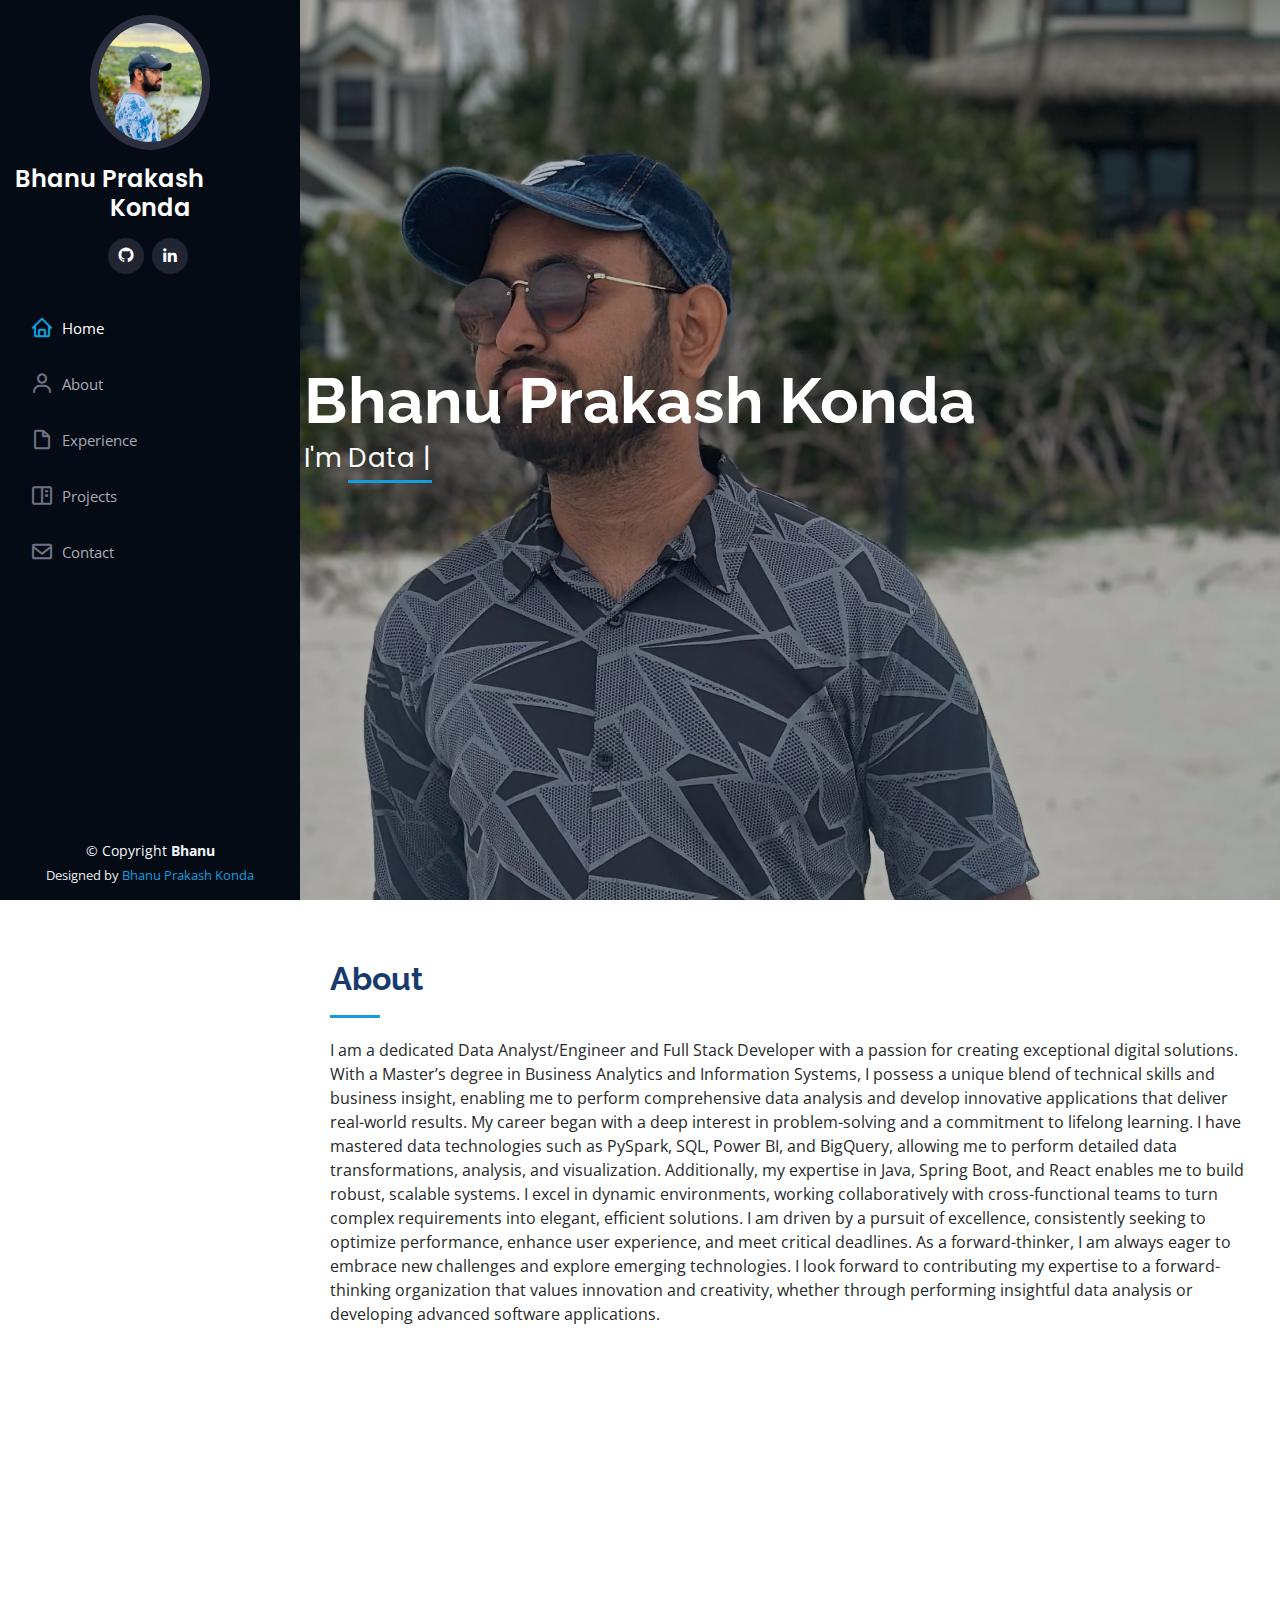
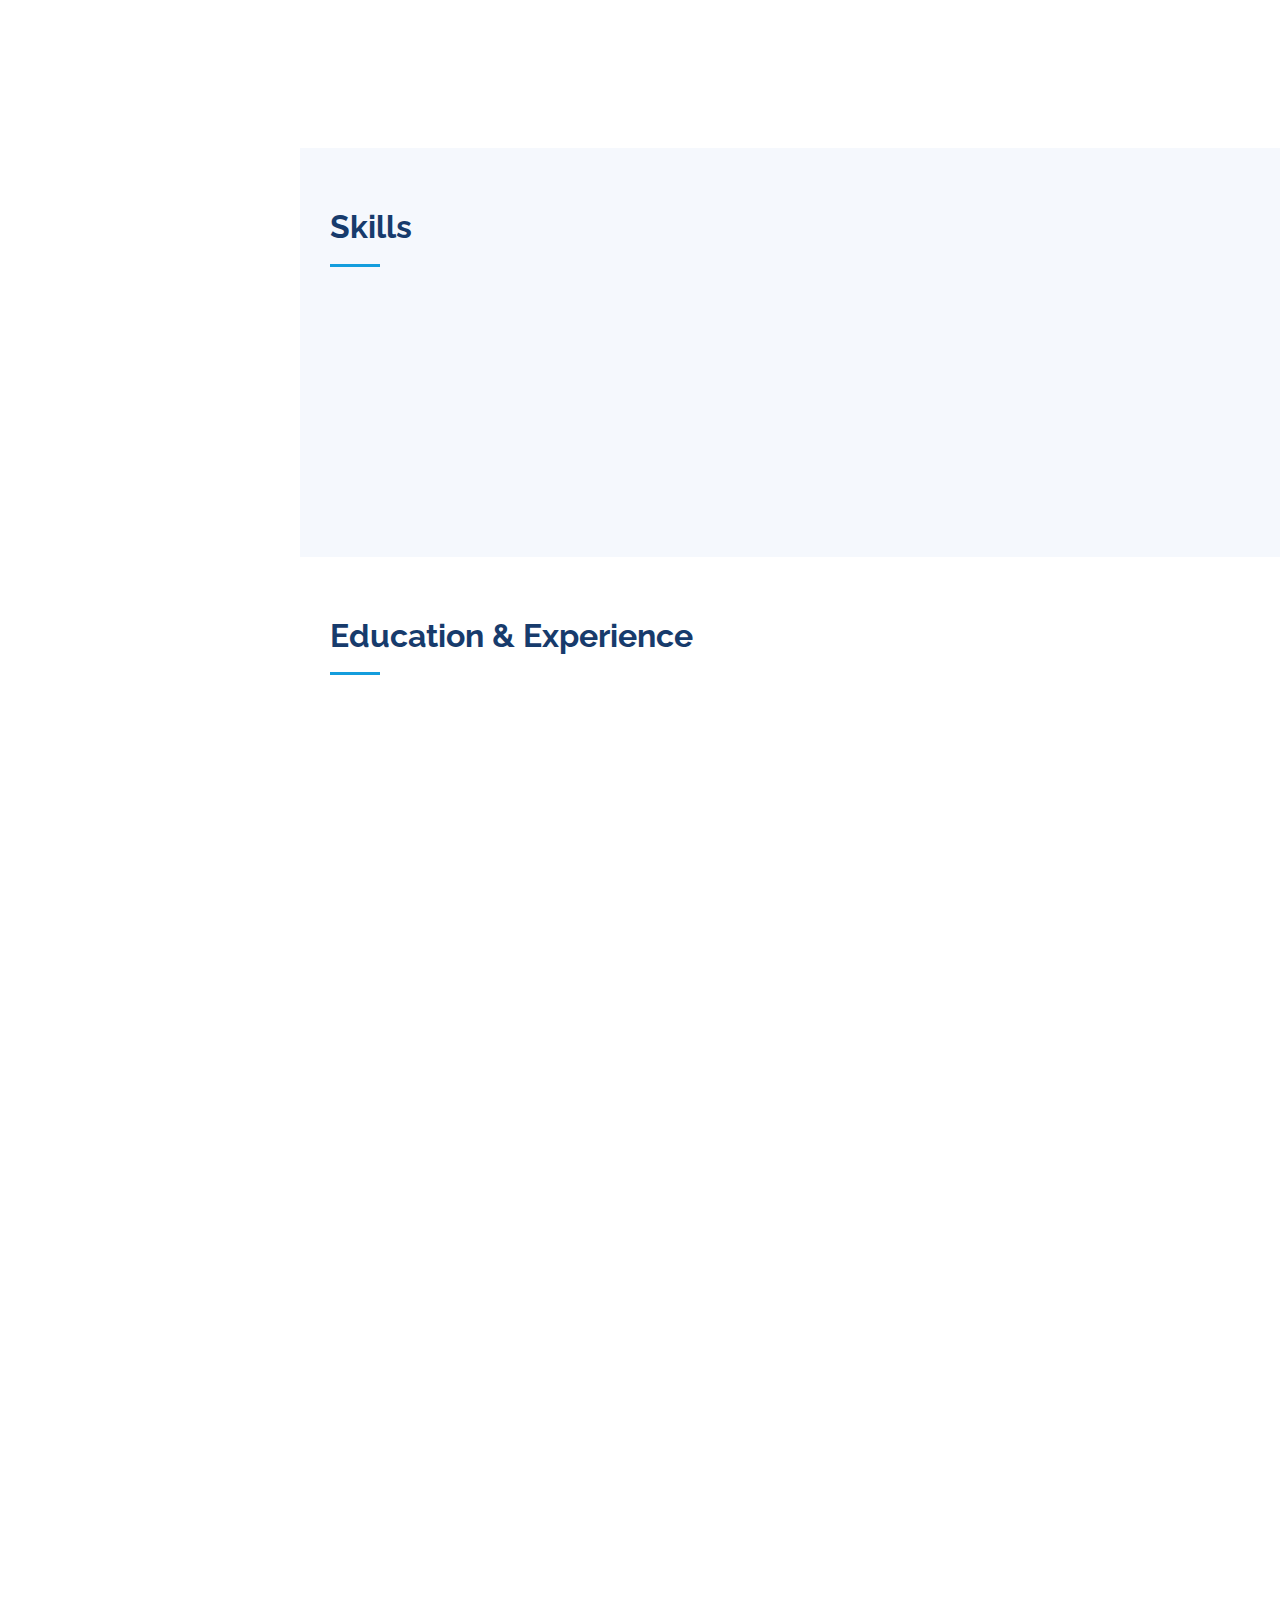
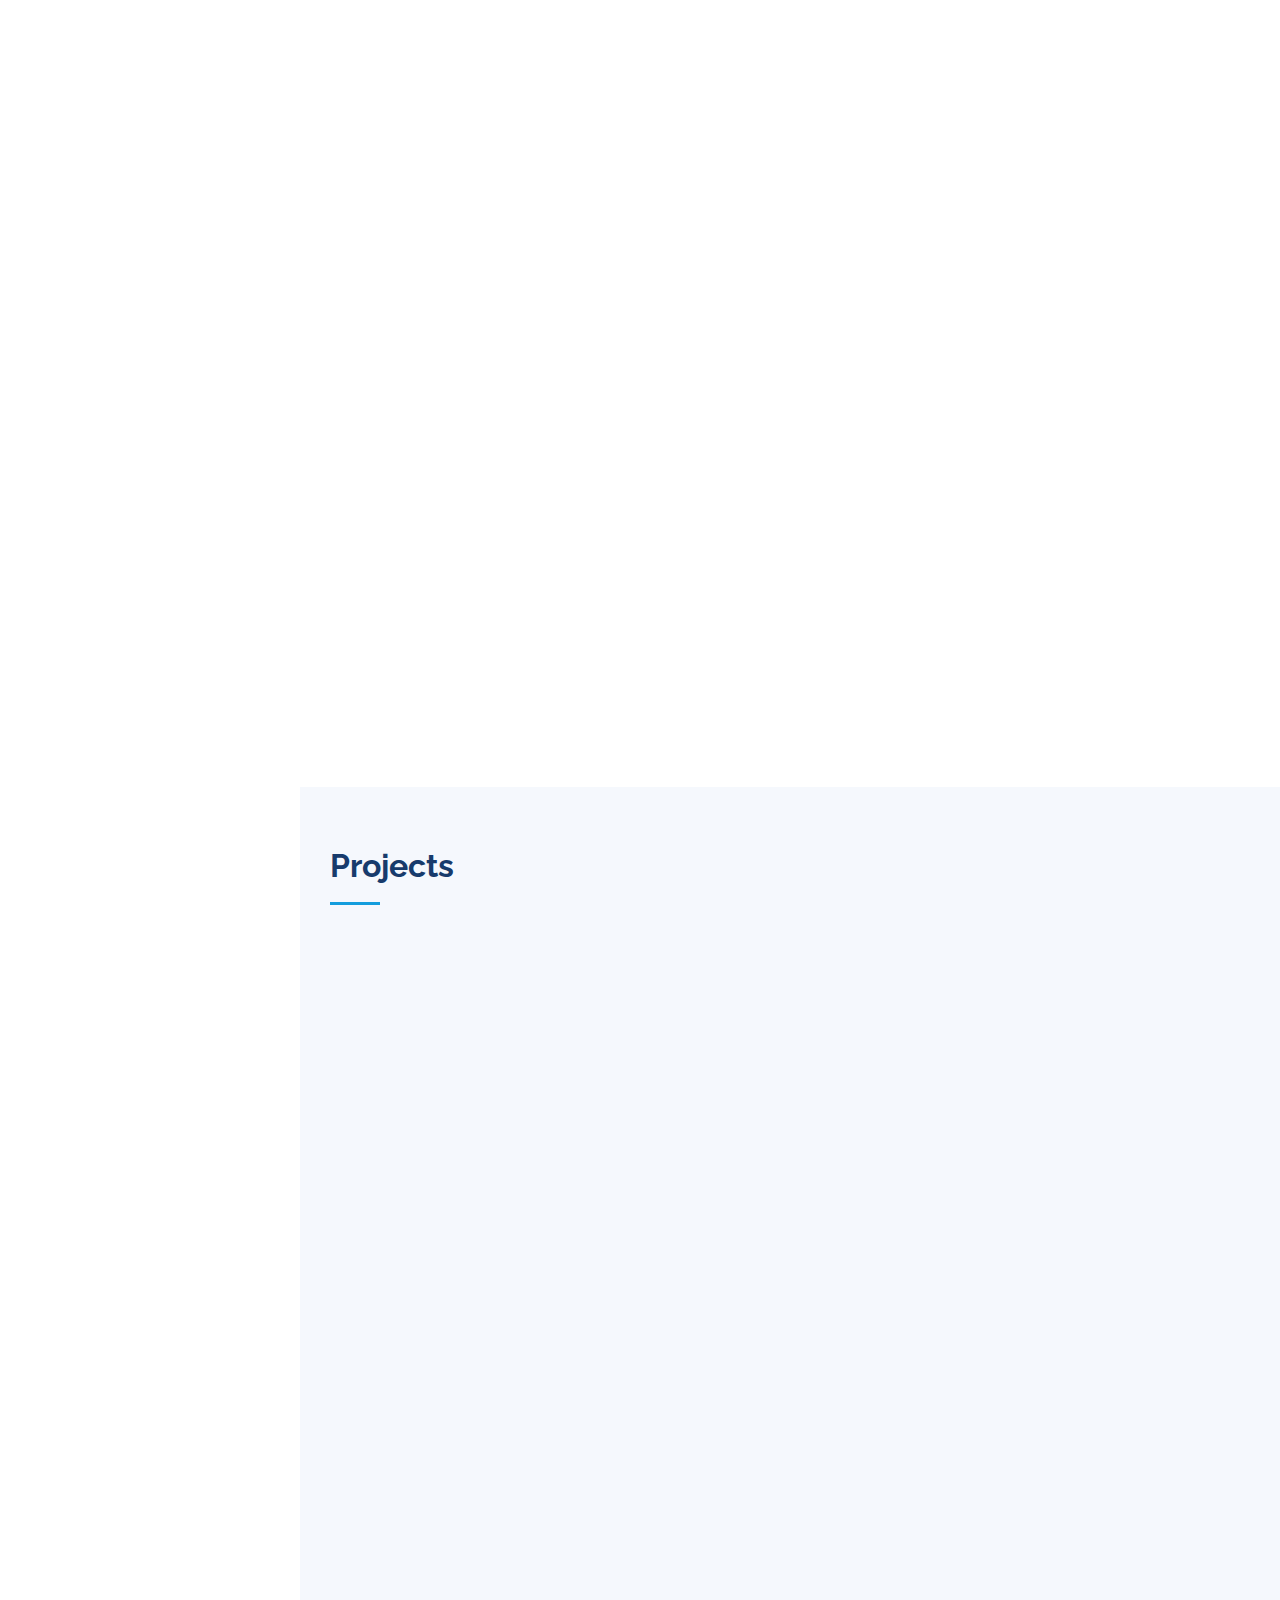
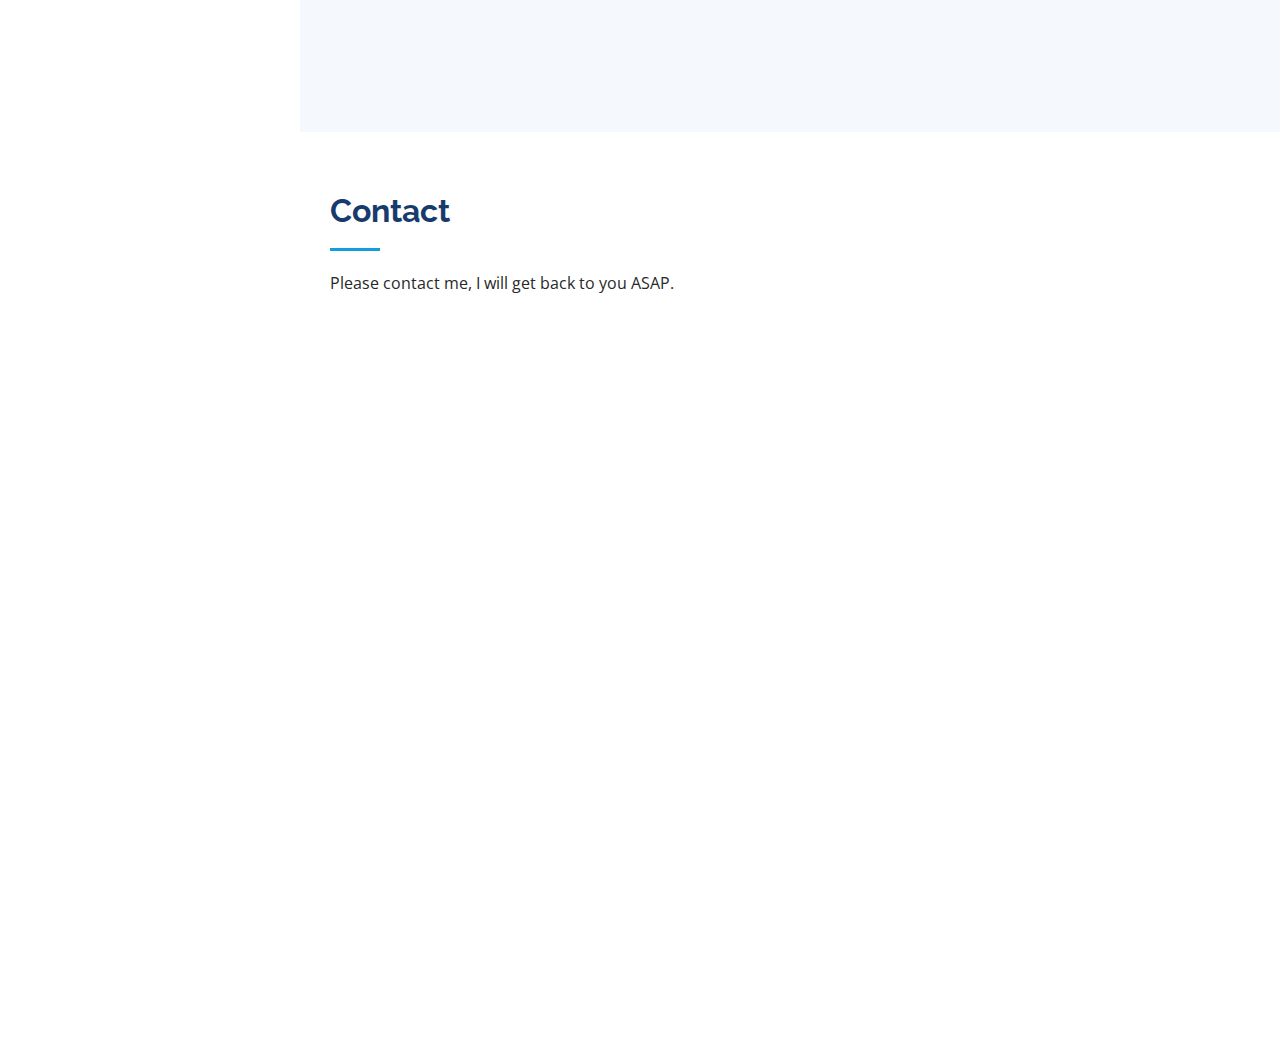
<file: index.html>
<!DOCTYPE html>
<html lang="en">

<head>
  <meta charset="utf-8">
  <meta content="width=device-width, initial-scale=1.0" name="viewport">

  <title>Bhanu Portfolio</title>
  <meta content="" name="description">
  <meta content="" name="keywords">

  <!-- Favicons -->
  <link href="assets/img/favicon.png" rel="icon">
  <link href="assets/img/apple-touch-icon.png" rel="apple-touch-icon">

  <!-- Google Fonts -->
  <link href="https://fonts.googleapis.com/css?family=Open+Sans:300,300i,400,400i,600,600i,700,700i|Raleway:300,300i,400,400i,500,500i,600,600i,700,700i|Poppins:300,300i,400,400i,500,500i,600,600i,700,700i" rel="stylesheet">

  <!-- Vendor CSS Files -->
  <link href="assets/vendor/aos/aos.css" rel="stylesheet">
  <link href="assets/vendor/bootstrap/css/bootstrap.min.css" rel="stylesheet">
  <link href="assets/vendor/bootstrap-icons/bootstrap-icons.css" rel="stylesheet">
  <link href="assets/vendor/boxicons/css/boxicons.min.css" rel="stylesheet">
  <link href="assets/vendor/glightbox/css/glightbox.min.css" rel="stylesheet">
  <link href="assets/vendor/swiper/swiper-bundle.min.css" rel="stylesheet">

  <!-- Template Main CSS File -->
  <link href="assets/css/style.css" rel="stylesheet">
</head>

<body>

  <!-- ======= Mobile nav toggle button ======= -->
  <i class="bi bi-list mobile-nav-toggle d-xl-none"></i>

  <!-- ======= Header ======= -->
  <header id="header">
    <div class="d-flex flex-column">

      <div class="profile">
        <img src="assets/img/profile-img.jpg" alt="" class="img-fluid rounded-circle">
        <h1 class="text-light"><a href="index.html">Bhanu Prakash Konda</a></h1>
        <div class="social-links mt-3 text-center">
          <a href="https://github.com/kbp753" class="github" target="_blank"><i class="bx bxl-github"></i></a>
          <a href="https://www.linkedin.com/in/kbp753/" class="linkedin" target="_blank"><i class="bx bxl-linkedin"></i></a>
        </div>
      </div>

      <nav id="navbar" class="nav-menu navbar">
        <ul>
          <li><a href="#hero" class="nav-link scrollto active"><i class="bx bx-home"></i> <span>Home</span></a></li>
          <li><a href="#about" class="nav-link scrollto"><i class="bx bx-user"></i> <span>About</span></a></li>
          <li><a href="#resume" class="nav-link scrollto"><i class="bx bx-file-blank"></i> <span>Experience</span></a></li>
          <li><a href="#portfolio" class="nav-link scrollto"><i class="bx bx-book-content"></i> <span>Projects</span></a></li>
          <li><a href="#contact" class="nav-link scrollto"><i class="bx bx-envelope"></i> <span>Contact</span></a></li>
        </ul>
      </nav><!-- .nav-menu -->
    </div>
  </header><!-- End Header -->

  <!-- ======= Hero Section ======= -->
  <section id="hero" class="d-flex flex-column justify-content-center align-items-center">
    <div class="hero-container" data-aos="fade-in">
      <h1>Bhanu Prakash Konda</h1>
      <p>I'm <span class="typed" data-typed-items="Data Analyst, Data Engineer, Java Full Stack Developer"></span></p>
    </div>
  </section><!-- End Hero -->

  <main id="main">

    <!-- ======= About Section ======= -->
    <section id="about" class="about">
      <div class="container">

        <div class="section-title">
          <h2>About</h2>
          <p> I am a dedicated Data Analyst/Engineer and Full Stack Developer with a passion for creating exceptional digital solutions. With a Master’s degree in Business Analytics and Information Systems, I possess a unique blend of technical skills and business insight, enabling me to perform comprehensive data analysis and develop innovative applications that deliver real-world results. My career began with a deep interest in problem-solving and a commitment to lifelong learning.

I have mastered data technologies such as PySpark, SQL, Power BI, and BigQuery, allowing me to perform detailed data transformations, analysis, and visualization. Additionally, my expertise in Java, Spring Boot, and React enables me to build robust, scalable systems. I excel in dynamic environments, working collaboratively with cross-functional teams to turn complex requirements into elegant, efficient solutions. I am driven by a pursuit of excellence, consistently seeking to optimize performance, enhance user experience, and meet critical deadlines.

As a forward-thinker, I am always eager to embrace new challenges and explore emerging technologies. I look forward to contributing my expertise to a forward-thinking organization that values innovation and creativity, whether through performing insightful data analysis or developing advanced software applications.</p>
        </div>

        <div class="row">
          <div class="col-lg-4" data-aos="fade-right">
            <img src="assets/img/profile-img.jpg" class="img-fluid" alt="">
          </div>
          <div class="col-lg-8 pt-4 pt-lg-0 content" data-aos="fade-left">
            <h3>Java Full Stack Developer</h3>
            <div class="row">
              <div class="col-lg-6">
                <ul>
                  <li><i class="bi bi-chevron-right"></i> <strong>Date Of Birth:</strong> <span>03 Sep 1998</span></li>
                  <li><i class="bi bi-chevron-right"></i> <strong>City:</strong> <span>Austin, TX</span></li>
                  <li><i class="bi bi-chevron-right"></i> <strong>Degree:</strong> <span>Master's in Business Analytics & Information Systems</span></li>
                  <li><i class="bi bi-chevron-right"></i> <strong>Email:</strong> <span>kbp753@gmail.com</span></li>
                </ul>
              </div>
            </div>
          </div>
        </div>

      </div>
    </section><!-- End About Section -->

    <!-- ======= Skills Section ======= -->
    <section id="skills" class="skills section-bg">
      <div class="container">

        <div class="section-title">
          <h2>Skills</h2>
                  </div>

        <div class="row skills-content">

          <div class="col-lg-6" data-aos="fade-up">

            <div class="progress">
              <span class="skill">Programming Languages: Python, Java, C#, JavaScript<i class="val"></i></span>
              
            </div>

            <div class="progress">
              <span class="skill">Frameworks: Spring Boot, Hibernate, React .Js <i class="val"></i></span>
             
            </div>

            <div class="progress">
              <span class="skill">Database and Big data Technologies: MySQL, MongoDB, PostgreSQL <i class="val"></i></span>
              
            </div>

          </div>

          <div class="col-lg-6" data-aos="fade-up" data-aos-delay="100">

            <div class="progress">
              <span class="skill"> Web Technologies: HTML, CSS, JavaScript<i class="val"></i></span>
              
            </div>

            <div class="progress">
              <span class="skill">Cloud Skills: AWS, Docker<i class="val"></i></span>
             
            </div>

            <div class="progress">
              <span class="skill">Operating Systems: Mac, Linux, Windows<i class="val"></i></span>
        
            </div>

          </div>

        </div>

      </div>
    </section>
    <!-- End Skills Section -->

    <!-- ======= Resume Section ======= -->
    <section id="resume" class="resume">
      <div class="container">

        <div class="section-title">
          <h2>Education & Experience</h2>
                  </div>

        <div class="row">
          <div class="col-lg-6" data-aos="fade-up">
            <h3 class="resume-title">Education</h3>
            <div class="resume-item">
              <h4>Master's in Business Analytics & Information Systems</h4>
              <h5>2022 - 2024</h5>
              <p><em>University of South Florida</em></p>
              <p><b>Relevant Courses:</b> Distributed Information Systems, Advanced Database Management, Data Mining, 	Data Visualization, Data Science Programming, Big Data for Business, Information Security & Risk Management</p>
            </div>
            <div class="resume-item">
              <h4>Bachelor of Technology in Computer Science</h4>
              <h5>2016 - 2020</h5>
              <p><em>Kallam Haranadhareddy Institute of Technology, IN</em></p>
              <p><b>Relevant Courses:</b> Design and Analysis of Algorithms, Advanced Data Structures, Machine Learning, Cryptography and Network Security</p>
            </div>
          </div>
          <div class="col-lg-6" data-aos="fade-up" data-aos-delay="100">
            <h3 class="resume-title">Professional Experience</h3>
            <div class="resume-item">
              <h4>Full stack Java Developer</h4>
              <h5>Feb 2021 – July 2022</h5>
              <p><em>Tata Consultancy Services, IN </em></p>
                <p><b>Project Overview:</b></p>
                <p>The <b>CPOS</b> (Centralized Point of Sale) project is a comprehensive web application developed for <b>Vodafone Idea (VI)</b> to streamline sales processes. This system supports tasks such as onboarding new customers, managing SIM card inventory, and bulk updating customer and user data via CSV uploads. My role involved backend development, creating REST APIs, and frontend development, focusing on creating an intuitive user interface. </p>
                <p><b>My Responsibilities:</b></p>
              <ul>
                <li><b>Backend Development:</b> Designed and implemented RESTful APIs using Java, Struts and Spring Boot.</li>
                <li><b>Frontend Development:</b> Created and maintained user-friendly web pages with HTML, CSS, and JavaScript.</li>
                <li><b>Requirement Analysis:</b> Collaborated with clients to gather and translate project requirements into technical specifications.</li>
                <li><b>Feature Implementation:</b> Developed features for customer onboarding, SIM card inventory management, and bulk data updates via CSV uploads.</li>
                <li><b>Code Quality: </b> Ensured high standards by performing code reviews and writing unit tests.</li>
                  <li><b>Performance Optimization: </b> Improved application performance by identifying and addressing bottlenecks.</li>
                  <li><b>Client Support: </b> Troubleshot and resolved issues, ensuring application compliance with evolving client needs.</li>
                  <li><b>Agile Methodology: </b> Participated in Agile ceremonies to ensure timely delivery of project milestones.</li>
              </ul>
            </div>
            <div class="resume-item">
              <h4>Learning Designer - Student Assistant</h4>
              <h5>June 2023 - May 2024</h5>
              <p><em>University of South Florida, Tampa</em></p>
              <ul>
                <li>Assisted professors in developing and organizing online courses on Canvas.</li>
                <li>Created engaging PowerPoint presentations to support course content.</li>
                <li>Edited instructional videos to enhance the learning experience.</li>
                <li>Built and structured Canvas courses, ensuring they were user-friendly and aligned with course objectives.</li>
                <li>Sourced and curated copyright-free images for use in presentations and course materials.</li>
                <li>Collaborated with faculty to ensure all course materials met academic standards and were delivered on schedule.</li>
              </ul>
            </div>
          </div>
        </div>

      </div>
    </section><!-- End Resume Section -->

    <!-- ======= Portfolio Section ======= -->
    <section id="portfolio" class="portfolio section-bg">
      <div class="container">

        <div class="section-title">
          <h2>Projects</h2>
                  </div>

        <div class="row" data-aos="fade-up">
          <div class="col-lg-12 d-flex justify-content-center">
            <ul id="portfolio-flters">
              <li data-filter="*" class="filter-active">All</li>
              <li data-filter=".filter-web">Web</li>
              <li data-filter=".filter-ml">Machine Learning</li>
            </ul>
          </div>
        </div>

        <div class="row portfolio-container" data-aos="fade-up" data-aos-delay="100">

          <div class="col-lg-4 col-md-6 portfolio-item filter-web">
            <div class="portfolio-wrap">
              <img src="assets/img/portfolio/portfolio-1.jpg" class="img-fluid" alt="">
              <div class="portfolio-links">
                <a href="assets/img/portfolio/portfolio-1.jpg" data-gallery="portfolioGallery" class="portfolio-lightbox" title="Air Quality Monitoring"><i class="bx bx-plus"></i></a>
                <a href="project-details-1.html" title="More Details"><i class="bx bx-link"></i></a>
              </div>
            </div>
          </div>

          <div class="col-lg-4 col-md-6 portfolio-item filter-ml">
            <div class="portfolio-wrap">
              <img src="assets/img/portfolio/portfolio-2.jpg" class="img-fluid" alt="">
              <div class="portfolio-links">
                <a href="assets/img/portfolio/portfolio-2.jpg" data-gallery="portfolioGallery" class="portfolio-lightbox" title="Chronic Kidney Disease Prediction"><i class="bx bx-plus"></i></a>
                <a href="project-details-2.html" title="More Details"><i class="bx bx-link"></i></a>
              </div>
            </div>
          </div>

          <div class="col-lg-4 col-md-6 portfolio-item filter-web">
            <div class="portfolio-wrap">
              <img src="assets/img/portfolio/portfolio-3.jpg" class="img-fluid" alt="">
              <div class="portfolio-links">
                <a href="assets/img/portfolio/portfolio-3.jpg" data-gallery="portfolioGallery" class="portfolio-lightbox" title="Meal Master"><i class="bx bx-plus"></i></a>
                <a href="project-details-3.html" title="More Details"><i class="bx bx-link"></i></a>
              </div>
            </div>
          </div>

          <div class="col-lg-4 col-md-6 portfolio-item filter-ml">
            <div class="portfolio-wrap">
              <img src="assets/img/portfolio/portfolio-4.jpg" class="img-fluid" alt="">
              <div class="portfolio-links">
                <a href="assets/img/portfolio/portfolio-4.jpg" data-gallery="portfolioGallery" class="portfolio-lightbox" title="Facial Expression Detection"><i class="bx bx-plus"></i></a>
                <a href="project-details-4.html" title="More Details"><i class="bx bx-link"></i></a>
              </div>
            </div>
          </div>

        </div>

      </div>
    </section><!-- End Portfolio Section -->

    <!-- ======= Contact Section ======= -->
    <section id="contact" class="contact">
      <div class="container">

        <div class="section-title">
          <h2>Contact</h2>
          <p>Please contact me, I will get back to you ASAP.</p>
        </div>

        <div class="row" data-aos="fade-in">

          <div class="col-lg-5 d-flex align-items-stretch">
            <div class="info">
              <div class="address">
                <i class="bi bi-geo-alt"></i>
                <h4>Location:</h4>
                <p> Austin, TX 78727</p>
              </div>

              <div class="email">
                <i class="bi bi-envelope"></i>
                <h4>Email:</h4>
                <p>kbp753@gmail.com</p>
              </div>
               <!--
              <iframe src="https://www.google.com/maps/embed?pb=!1m14!1m8!1m3!1d12097.433213460943!2d-74.0062269!3d40.7101282!3m2!1i1024!2i768!4f13.1!3m3!1m2!1s0x0%3A0xb89d1fe6bc499443!+!5e0!3m2!1smk!2sbg!4v1539943755621" frameborder="0" style="border:0; width: 100%; height: 290px;" allowfullscreen></iframe>
              -->
              <div style="width: 100%"><iframe src="https://www.google.com/maps/embed?pb=!1m18!1m12!1m3!1d3440.0857001694335!2d-97.7470923242264!3d30.433672400024143!2m3!1f0!2f0!3f0!3m2!1i1024!2i768!4f13.1!3m3!1m2!1s0x8644cddaaf672067%3A0xb7a05e42acd33f90!2sbuilding%2012%20Arrowwood!5e0!3m2!1sen!2sus!4v1717185717902!5m2!1sen!2sus" width="400" height="300" style="border:0;" allowfullscreen="" loading="lazy" referrerpolicy="no-referrer-when-downgrade"></iframe></div>
            </div>

          </div>

          <div class="col-lg-7 mt-5 mt-lg-0 d-flex align-items-stretch">
            <form action="https://formspree.io/f/mpzvgwqg" method="post" role="form" class="php-email-form">
              <div class="row">
                <div class="form-group col-md-6">
                  <label for="name">Your Name</label>
                  <input type="text" name="name" class="form-control" id="name" required>
                </div>
                <div class="form-group col-md-6">
                  <label for="name">Your Email</label>
                  <input type="email" class="form-control" name="email" id="email" required>
                </div>
              </div>
              <div class="form-group">
                <label for="name">Subject</label>
                <input type="text" class="form-control" name="subject" id="subject" required>
              </div>
              <div class="form-group">
                <label for="name">Message</label>
                <textarea class="form-control" name="message" rows="10" required></textarea>
              </div>
              <div class="my-3">
<!--                <div class="loading">Loading</div>-->
<!--                <div class="error-message"></div>-->
                <div class="sent-message">Your message has been sent. Thank you!</div>
              </div>
              <div class="text-center"><button type="submit">Send Message</button></div>
            </form>
              
          </div>
         
        </div>

      </div>
    </section><!-- End Contact Section -->

  </main><!-- End #main -->

  <!-- ======= Footer ======= -->
  <footer id="footer">
    <div class="container">
      <div class="copyright">
        &copy; Copyright <strong><span>Bhanu</span></strong>
      </div>
      <div class="credits">
        Designed by <a href="https://github.com/kbp753">Bhanu Prakash Konda</a>
      </div>
    </div>
  </footer><!-- End  Footer -->

  <a href="#" class="back-to-top d-flex align-items-center justify-content-center"><i class="bi bi-arrow-up-short"></i></a>

  <!-- Vendor JS Files -->
  <script src="assets/vendor/purecounter/purecounter_vanilla.js"></script>
  <script src="assets/vendor/aos/aos.js"></script>
  <script src="assets/vendor/bootstrap/js/bootstrap.bundle.min.js"></script>
  <script src="assets/vendor/glightbox/js/glightbox.min.js"></script>
  <script src="assets/vendor/isotope-layout/isotope.pkgd.min.js"></script>
  <script src="assets/vendor/swiper/swiper-bundle.min.js"></script>
  <script src="assets/vendor/typed.js/typed.umd.js"></script>
  <script src="assets/vendor/waypoints/noframework.waypoints.js"></script>
  <script src="assets/vendor/php-email-form/validate.js"></script>

  <!-- Template Main JS File -->
  <script src="assets/js/main.js"></script>
<script>
document.querySelector('.php-email-form').addEventListener('submit', function(e) {
  e.preventDefault();

  const form = e.target;
  const formData = new FormData(form);
  const loading = form.querySelector('.loading');
  const errorMessage = form.querySelector('.error-message');
  const sentMessage = form.querySelector('.sent-message');

//  loading.style.display = 'block';
//  errorMessage.style.display = 'none';
  sentMessage.style.display = 'none';

  fetch(form.action, {
    method: 'POST',
    body: formData,
    headers: {
      'Accept': 'application/json'
    }
  })
  .then(response => {
//    loading.style.display = 'none';
    if (response.ok) {
      return response.json();
    } else {
      throw new Error('Network response was not ok.');
    }
  })
  .then(data => {
    console.log('Formspree response:', data);
    // No change in success handling

    // Check for existence of "ok" property before accessing other properties
    if (data && data.ok) {
        console.log('success', data);
      sentMessage.style.display = 'block';
      form.reset();
    } else {
      // Use a generic error message here as detailed info might not be available
      throw new Error('Form submission failed.');
    }
  })
  .catch(error => {
      
    console.error('Error submitting form:', error);
//    errorMessage.textContent = error.message; // Use specific error message from catch block
//    errorMessage.style.display = 'block';
  });
});
</script>




</body>

</html>
</file>
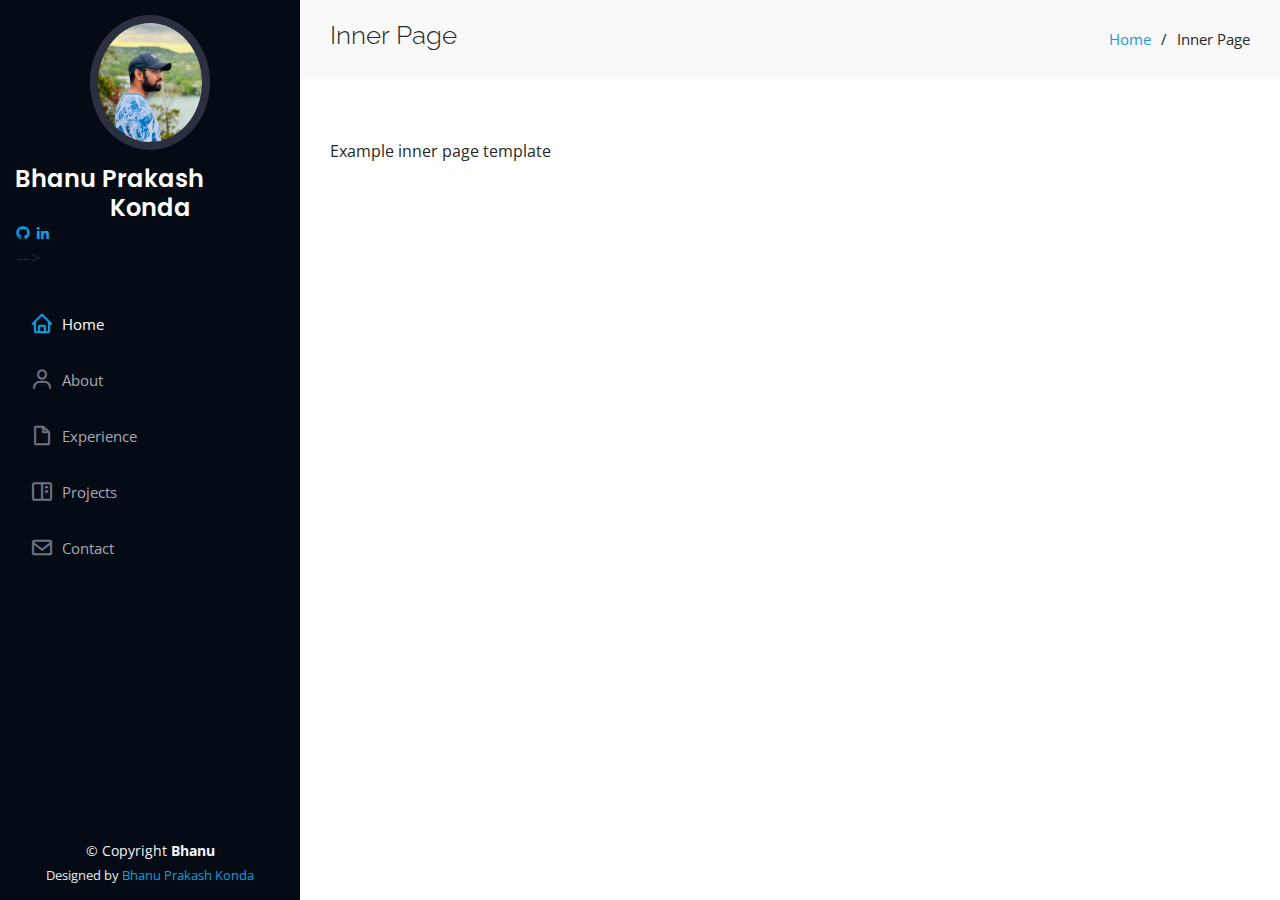
<file: inner-page.html>
<!DOCTYPE html>
<html lang="en">

<head>
  <meta charset="utf-8">
  <meta content="width=device-width, initial-scale=1.0" name="viewport">

  <title>Bhanu Portfolio</title>
  <meta content="" name="description">
  <meta content="" name="keywords">

  <!-- Favicons -->
  <link href="assets/img/favicon.png" rel="icon">
  <link href="assets/img/apple-touch-icon.png" rel="apple-touch-icon">

  <!-- Google Fonts -->
  <link href="https://fonts.googleapis.com/css?family=Open+Sans:300,300i,400,400i,600,600i,700,700i|Raleway:300,300i,400,400i,500,500i,600,600i,700,700i|Poppins:300,300i,400,400i,500,500i,600,600i,700,700i" rel="stylesheet">

  <!-- Vendor CSS Files -->
  <link href="assets/vendor/aos/aos.css" rel="stylesheet">
  <link href="assets/vendor/bootstrap/css/bootstrap.min.css" rel="stylesheet">
  <link href="assets/vendor/bootstrap-icons/bootstrap-icons.css" rel="stylesheet">
  <link href="assets/vendor/boxicons/css/boxicons.min.css" rel="stylesheet">
  <link href="assets/vendor/glightbox/css/glightbox.min.css" rel="stylesheet">
  <link href="assets/vendor/swiper/swiper-bundle.min.css" rel="stylesheet">

  <!-- Template Main CSS File -->
  <link href="assets/css/style.css" rel="stylesheet">
</head>

<body>

  <!-- ======= Mobile nav toggle button ======= -->
  <i class="bi bi-list mobile-nav-toggle d-xl-none"></i>

  <!-- ======= Header ======= -->
  <header id="header">
    <div class="d-flex flex-column">

      <div class="profile">
        <img src="assets/img/profile-img.jpg" alt="" class="img-fluid rounded-circle">
        <h1 class="text-light"><a href="index.html">Bhanu Prakash Konda</a></h1>
        <! ––<div class="social-links mt-3 text-center">
<a href="https://github.com/kbp753" class="github" target="_blank"><i class="bx bxl-github"></i></a>
          <a href="https://www.linkedin.com/in/kbp753/" class="linkedin" target="_blank"><i class="bx bxl-linkedin"></i></a>
        </div>––>
      </div>

      <nav id="navbar" class="nav-menu navbar">
        <ul>
          <li><a href="#hero" class="nav-link scrollto active"><i class="bx bx-home"></i> <span>Home</span></a></li>
          <li><a href="#about" class="nav-link scrollto"><i class="bx bx-user"></i> <span>About</span></a></li>
          <li><a href="#resume" class="nav-link scrollto"><i class="bx bx-file-blank"></i> <span>Experience</span></a></li>
          <li><a href="#portfolio" class="nav-link scrollto"><i class="bx bx-book-content"></i> <span>Projects</span></a></li>
          <li><a href="#contact" class="nav-link scrollto"><i class="bx bx-envelope"></i> <span>Contact</span></a></li>
        </ul>
      </nav><!-- .nav-menu -->
    </div>
  </header><!-- End Header -->

  <main id="main">

    <!-- ======= Breadcrumbs ======= -->
    <section class="breadcrumbs">
      <div class="container">

        <div class="d-flex justify-content-between align-items-center">
          <h2>Inner Page</h2>
          <ol>
            <li><a href="index.html">Home</a></li>
            <li>Inner Page</li>
          </ol>
        </div>

      </div>
    </section><!-- End Breadcrumbs -->

    <section class="inner-page">
      <div class="container">
        <p>
          Example inner page template
        </p>
      </div>
    </section>

  </main><!-- End #main -->

  <!-- ======= Footer ======= -->
  <footer id="footer">
    <div class="container">
      <div class="copyright">
        &copy; Copyright <strong><span>Bhanu</span></strong>
      </div>
      <div class="credits">
        Designed by <a href="https://github.com/kbp753">Bhanu Prakash Konda</a>
      </div>
    </div>
  </footer><!-- End  Footer -->

  <a href="#" class="back-to-top d-flex align-items-center justify-content-center"><i class="bi bi-arrow-up-short"></i></a>

  <!-- Vendor JS Files -->
  <script src="assets/vendor/purecounter/purecounter_vanilla.js"></script>
  <script src="assets/vendor/aos/aos.js"></script>
  <script src="assets/vendor/bootstrap/js/bootstrap.bundle.min.js"></script>
  <script src="assets/vendor/glightbox/js/glightbox.min.js"></script>
  <script src="assets/vendor/isotope-layout/isotope.pkgd.min.js"></script>
  <script src="assets/vendor/swiper/swiper-bundle.min.js"></script>
  <script src="assets/vendor/typed.js/typed.umd.js"></script>
  <script src="assets/vendor/waypoints/noframework.waypoints.js"></script>
  <script src="assets/vendor/php-email-form/validate.js"></script>

  <!-- Template Main JS File -->
  <script src="assets/js/main.js"></script>

</body>

</html>
</file>
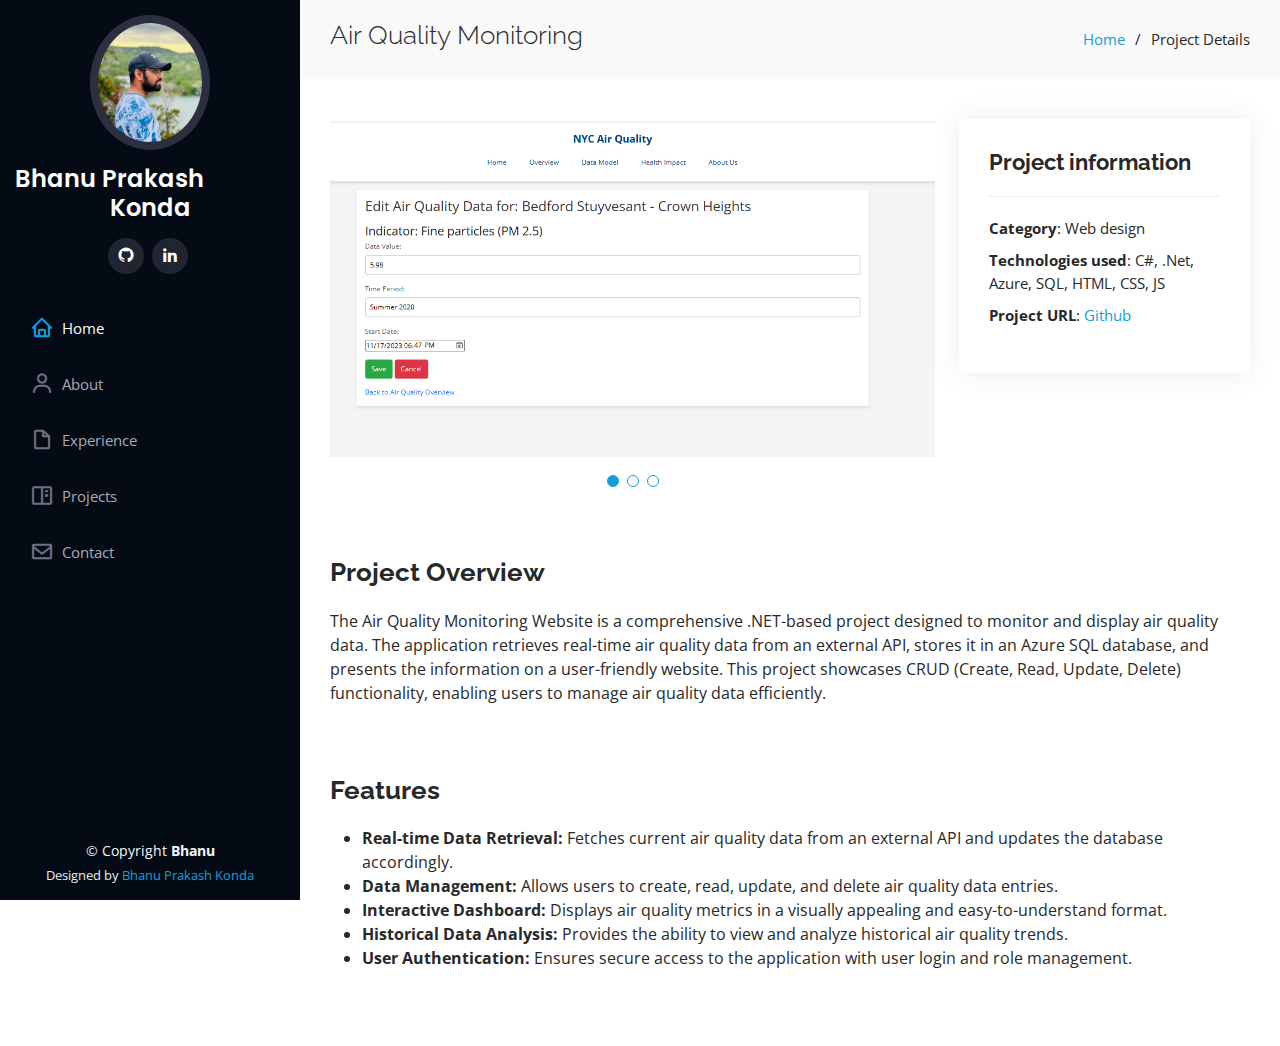
<file: project-details-1.html>
<!DOCTYPE html>
<html lang="en">

<head>
  <meta charset="utf-8">
  <meta content="width=device-width, initial-scale=1.0" name="viewport">

  <title>Project Details</title>
  <meta content="" name="description">
  <meta content="" name="keywords">

  <!-- Favicons -->
  <link href="assets/img/favicon.png" rel="icon">
  <link href="assets/img/apple-touch-icon.png" rel="apple-touch-icon">

  <!-- Google Fonts -->
  <link href="https://fonts.googleapis.com/css?family=Open+Sans:300,300i,400,400i,600,600i,700,700i|Raleway:300,300i,400,400i,500,500i,600,600i,700,700i|Poppins:300,300i,400,400i,500,500i,600,600i,700,700i" rel="stylesheet">

  <link href="assets/vendor/aos/aos.css" rel="stylesheet">
  <link href="assets/vendor/bootstrap/css/bootstrap.min.css" rel="stylesheet">
  <link href="assets/vendor/bootstrap-icons/bootstrap-icons.css" rel="stylesheet">
  <link href="assets/vendor/boxicons/css/boxicons.min.css" rel="stylesheet">
  <link href="assets/vendor/glightbox/css/glightbox.min.css" rel="stylesheet">
  <link href="assets/vendor/swiper/swiper-bundle.min.css" rel="stylesheet">

  <!-- Template Main CSS File -->
  <link href="assets/css/style.css" rel="stylesheet">


</head>

<body>

  <!-- ======= Mobile nav toggle button ======= -->
  <i class="bi bi-list mobile-nav-toggle d-xl-none"></i>

  <!-- ======= Header ======= -->
  <header id="header">
    <div class="d-flex flex-column">

      <div class="profile">
        <img src="assets/img/profile-img.jpg" alt="" class="img-fluid rounded-circle">
        <h1 class="text-light"><a href="index.html">Bhanu Prakash Konda</a></h1>
        <div class="social-links mt-3 text-center">
      <a href="https://github.com/kbp753" class="github" target="_blank"><i class="bx bxl-github"></i></a>
          <a href="https://www.linkedin.com/in/kbp753/" class="linkedin" target="_blank"><i class="bx bxl-linkedin"></i></a>
        </div>
      </div>

      <nav id="navbar" class="nav-menu navbar">
        <ul>
          <li><a href="./index.html#hero" class="nav-link scrollto active"><i class="bx bx-home"></i> <span>Home</span></a></li>
          <li><a href="./index.html#about" class="nav-link scrollto"><i class="bx bx-user"></i> <span>About</span></a></li>
          <li><a href="./index.html#resume" class="nav-link scrollto"><i class="bx bx-file-blank"></i> <span>Experience</span></a></li>
          <li><a href="./index.html#portfolio" class="nav-link scrollto"><i class="bx bx-book-content"></i> <span>Projects</span></a></li>
          <li><a href="./index.html#contact" class="nav-link scrollto"><i class="bx bx-envelope"></i> <span>Contact</span></a></li>
        </ul>
      </nav><!-- .nav-menu -->
    </div>
  </header><!-- End Header -->

  <main id="main">

    <!-- ======= Breadcrumbs ======= -->
    <section id="breadcrumbs" class="breadcrumbs">
      <div class="container">

        <div class="d-flex justify-content-between align-items-center">
          <h2>Air Quality Monitoring</h2>
          <ol>
            <li><a href="index.html">Home</a></li>
            <li>Project Details</li>
          </ol>
        </div>

      </div>
    </section><!-- End Breadcrumbs -->

    <!-- ======= Portfolio Details Section ======= -->
    <section id="portfolio-details" class="portfolio-details">
      <div class="container">

        <div class="row gy-4">

          <div class="col-lg-8">
            <div class="portfolio-details-slider swiper">
              <div class="swiper-wrapper align-items-center">

                <div class="swiper-slide">
                  <img src="assets/img/portfolio/portfolio-details-1-1.jpg" alt="">
                </div>

                <div class="swiper-slide">
                  <img src="assets/img/portfolio/portfolio-details-1-2.jpg" alt="">
                </div>

                <div class="swiper-slide">
                  <img src="assets/img/portfolio/portfolio-details-1-3.jpg" alt="">
                </div>

              </div>
              <div class="swiper-pagination"></div>
            </div>
          </div>

          <div class="col-lg-4">
            <div class="portfolio-info">
              <h3>Project information</h3>
              <ul>
                <li><strong>Category</strong>: Web design</li>
                <li><strong>Technologies used</strong>: C#, .Net, Azure, SQL, HTML, CSS, JS</li>
                <li><strong>Project URL</strong>: <a href="https://github.com/kbp753/AirQuality">Github</a></li>
              </ul>
            </div>
            
          </div>
            <div class="portfolio-description">
              <h2>Project Overview</h2>
              <p>
                The Air Quality Monitoring Website is a comprehensive .NET-based project designed to monitor and display air quality data. The application retrieves real-time air quality data from an external API, stores it in an Azure SQL database, and presents the information on a user-friendly website. This project showcases CRUD (Create, Read, Update, Delete) functionality, enabling users to manage air quality data efficiently.
              </p>
            </div>
              
              <div class="portfolio-description">
              <h2>Features</h2>
                  <ul>
                      <li>
                <strong>Real-time Data Retrieval:</strong> Fetches current air quality data from an external API and updates the database accordingly.</li>
<li><strong>Data Management:</strong> Allows users to create, read, update, and delete air quality data entries.</li>
<li><strong>Interactive Dashboard:</strong> Displays air quality metrics in a visually appealing and easy-to-understand format.</li>
<li><strong>Historical Data Analysis:</strong> Provides the ability to view and analyze historical air quality trends.</li>
<li><strong>User Authentication:</strong> Ensures secure access to the application with user login and role management.</li>
                      </ul>
            </div>

        </div>

      </div>
    </section><!-- End Portfolio Details Section -->

  </main><!-- End #main -->

  <!-- ======= Footer ======= -->
  <footer id="footer">
    <div class="container">
      <div class="copyright">
        &copy; Copyright <strong><span>Bhanu</span></strong>
      </div>
      <div class="credits">
        <!-- All the links in the footer should remain intact. -->
        <!-- You can delete the links only if you purchased the pro version. -->
        <!-- Licensing information: https://bootstrapmade.com/license/ -->
        <!-- Purchase the pro version with working PHP/AJAX contact form: https://bootstrapmade.com/iportfolio-bootstrap-portfolio-websites-template/ -->
        Designed by <a href="https://bootstrapmade.com/">Bhanu Prakash Konda</a>
      </div>
    </div>
  </footer><!-- End  Footer -->

  <a href="#" class="back-to-top d-flex align-items-center justify-content-center"><i class="bi bi-arrow-up-short"></i></a>

  <!-- Vendor JS Files -->
  <script src="assets/vendor/purecounter/purecounter_vanilla.js"></script>
  <script src="assets/vendor/aos/aos.js"></script>
  <script src="assets/vendor/bootstrap/js/bootstrap.bundle.min.js"></script>
  <script src="assets/vendor/glightbox/js/glightbox.min.js"></script>
  <script src="assets/vendor/isotope-layout/isotope.pkgd.min.js"></script>
  <script src="assets/vendor/swiper/swiper-bundle.min.js"></script>
  <script src="assets/vendor/typed.js/typed.umd.js"></script>
  <script src="assets/vendor/waypoints/noframework.waypoints.js"></script>
  <script src="assets/vendor/php-email-form/validate.js"></script>

  <!-- Template Main JS File -->
  <script src="assets/js/main.js"></script>

</body>

</html>
</file>
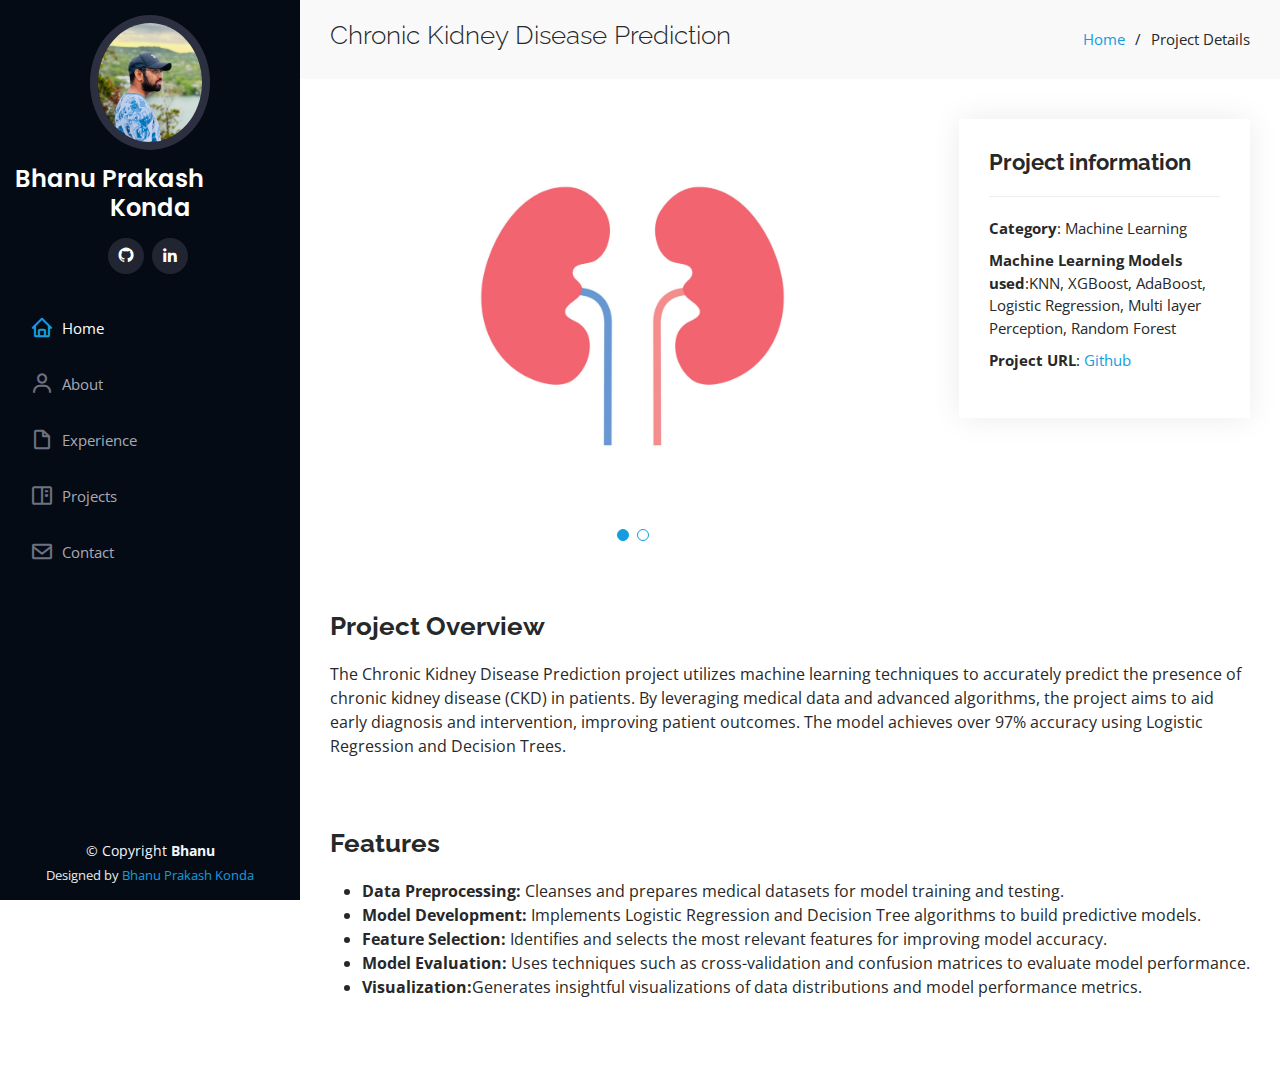
<file: project-details-2.html>
<!DOCTYPE html>
<html lang="en">

<head>
  <meta charset="utf-8">
  <meta content="width=device-width, initial-scale=1.0" name="viewport">

  <title>Project Details</title>
  <meta content="" name="description">
  <meta content="" name="keywords">

  <!-- Favicons -->
  <link href="assets/img/favicon.png" rel="icon">
  <link href="assets/img/apple-touch-icon.png" rel="apple-touch-icon">

  <!-- Google Fonts -->
  <link href="https://fonts.googleapis.com/css?family=Open+Sans:300,300i,400,400i,600,600i,700,700i|Raleway:300,300i,400,400i,500,500i,600,600i,700,700i|Poppins:300,300i,400,400i,500,500i,600,600i,700,700i" rel="stylesheet">

  <link href="assets/vendor/aos/aos.css" rel="stylesheet">
  <link href="assets/vendor/bootstrap/css/bootstrap.min.css" rel="stylesheet">
  <link href="assets/vendor/bootstrap-icons/bootstrap-icons.css" rel="stylesheet">
  <link href="assets/vendor/boxicons/css/boxicons.min.css" rel="stylesheet">
  <link href="assets/vendor/glightbox/css/glightbox.min.css" rel="stylesheet">
  <link href="assets/vendor/swiper/swiper-bundle.min.css" rel="stylesheet">

  <!-- Template Main CSS File -->
  <link href="assets/css/style.css" rel="stylesheet">


</head>

<body>

  <!-- ======= Mobile nav toggle button ======= -->
  <i class="bi bi-list mobile-nav-toggle d-xl-none"></i>

  <!-- ======= Header ======= -->
  <header id="header">
    <div class="d-flex flex-column">

      <div class="profile">
        <img src="assets/img/profile-img.jpg" alt="" class="img-fluid rounded-circle">
        <h1 class="text-light"><a href="index.html">Bhanu Prakash Konda</a></h1>
        <div class="social-links mt-3 text-center">
      <a href="https://github.com/kbp753" class="github" target="_blank"><i class="bx bxl-github"></i></a>
          <a href="https://www.linkedin.com/in/kbp753/" class="linkedin" target="_blank"><i class="bx bxl-linkedin"></i></a>
        </div>
      </div>

      <nav id="navbar" class="nav-menu navbar">
        <ul>
          <li><a href="./index.html#hero" class="nav-link scrollto active"><i class="bx bx-home"></i> <span>Home</span></a></li>
          <li><a href="./index.html#about" class="nav-link scrollto"><i class="bx bx-user"></i> <span>About</span></a></li>
          <li><a href="./index.html#resume" class="nav-link scrollto"><i class="bx bx-file-blank"></i> <span>Experience</span></a></li>
          <li><a href="./index.html#portfolio" class="nav-link scrollto"><i class="bx bx-book-content"></i> <span>Projects</span></a></li>
          <li><a href="./index.html#contact" class="nav-link scrollto"><i class="bx bx-envelope"></i> <span>Contact</span></a></li>
        </ul>
      </nav><!-- .nav-menu -->
    </div>
  </header><!-- End Header -->

  <main id="main">

    <!-- ======= Breadcrumbs ======= -->
    <section id="breadcrumbs" class="breadcrumbs">
      <div class="container">

        <div class="d-flex justify-content-between align-items-center">
          <h2>Chronic Kidney Disease Prediction</h2>
          <ol>
            <li><a href="index.html">Home</a></li>
            <li>Project Details</li>
          </ol>
        </div>

      </div>
    </section><!-- End Breadcrumbs -->

    <!-- ======= Portfolio Details Section ======= -->
    <section id="portfolio-details" class="portfolio-details">
      <div class="container">

        <div class="row gy-4">

          <div class="col-lg-8">
            <div class="portfolio-details-slider swiper">
              <div class="swiper-wrapper align-items-center">

                <div class="swiper-slide">
                  <img src="assets/img/portfolio/portfolio-details-2-1.jpg" alt="">
                </div>

                <div class="swiper-slide">
                  <img src="assets/img/portfolio/portfolio-details-2-2.jpg" alt="">
                </div>

              </div>
              <div class="swiper-pagination"></div>
            </div>
          </div>

          <div class="col-lg-4">
            <div class="portfolio-info">
              <h3>Project information</h3>
              <ul>
                <li><strong>Category</strong>: Machine Learning</li>
                    <li><strong>Machine Learning Models used</strong>:KNN, XGBoost, AdaBoost, Logistic Regression, Multi layer Perception, Random Forest</li>
                <li><strong>Project URL</strong>: <a href="https://github.com/kbp753/ckd">Github</a></li>
              </ul>
            </div>
          </div>
<div class="portfolio-description">
              <h2>Project Overview</h2>
              <p>
                The Chronic Kidney Disease Prediction project utilizes machine learning techniques to accurately predict the presence of chronic kidney disease (CKD) in patients. By leveraging medical data and advanced algorithms, the project aims to aid early diagnosis and intervention, improving patient outcomes. The model achieves over 97% accuracy using Logistic Regression and Decision Trees.
              </p>
            </div>
            <div class="portfolio-description">
              <h2>Features</h2>
                  <ul>
                      <li>
                <strong>Data Preprocessing:</strong> Cleanses and prepares medical datasets for model training and testing.</li>
<li><strong>Model Development:</strong> Implements Logistic Regression and Decision Tree algorithms to build predictive models.
<li><strong>Feature Selection:</strong> Identifies and selects the most relevant features for improving model accuracy.</li>
<li><strong>Model Evaluation:</strong> Uses techniques such as cross-validation and confusion matrices to evaluate model performance.</li>
<li><strong>Visualization:</strong>Generates insightful visualizations of data distributions and model performance metrics.</li>
                      </ul>
            </div>
        </div>

      </div>
    </section><!-- End Portfolio Details Section -->

  </main><!-- End #main -->

  <!-- ======= Footer ======= -->
  <footer id="footer">
    <div class="container">
      <div class="copyright">
        &copy; Copyright <strong><span>Bhanu</span></strong>
      </div>
      <div class="credits">
        <!-- All the links in the footer should remain intact. -->
        <!-- You can delete the links only if you purchased the pro version. -->
        <!-- Licensing information: https://bootstrapmade.com/license/ -->
        <!-- Purchase the pro version with working PHP/AJAX contact form: https://bootstrapmade.com/iportfolio-bootstrap-portfolio-websites-template/ -->
        Designed by <a href="https://bootstrapmade.com/">Bhanu Prakash Konda</a>
      </div>
    </div>
  </footer><!-- End  Footer -->

  <a href="#" class="back-to-top d-flex align-items-center justify-content-center"><i class="bi bi-arrow-up-short"></i></a>

  <!-- Vendor JS Files -->
  <script src="assets/vendor/purecounter/purecounter_vanilla.js"></script>
  <script src="assets/vendor/aos/aos.js"></script>
  <script src="assets/vendor/bootstrap/js/bootstrap.bundle.min.js"></script>
  <script src="assets/vendor/glightbox/js/glightbox.min.js"></script>
  <script src="assets/vendor/isotope-layout/isotope.pkgd.min.js"></script>
  <script src="assets/vendor/swiper/swiper-bundle.min.js"></script>
  <script src="assets/vendor/typed.js/typed.umd.js"></script>
  <script src="assets/vendor/waypoints/noframework.waypoints.js"></script>
  <script src="assets/vendor/php-email-form/validate.js"></script>

  <!-- Template Main JS File -->
  <script src="assets/js/main.js"></script>

</body>

</html>
</file>
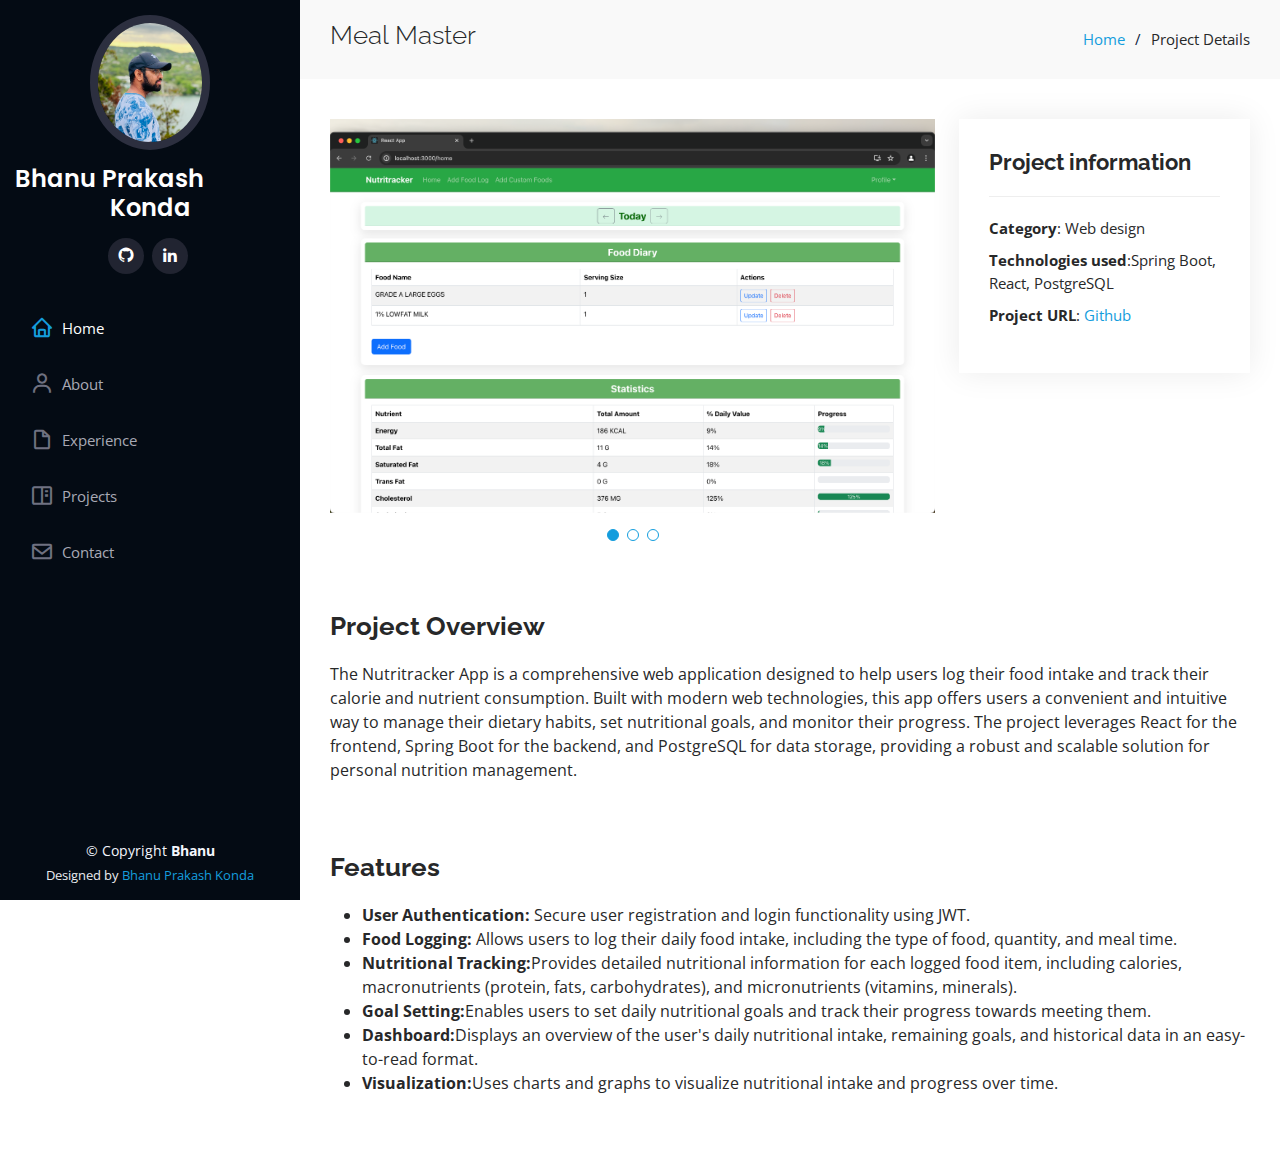
<file: project-details-3.html>
<!DOCTYPE html>
<html lang="en">

<head>
  <meta charset="utf-8">
  <meta content="width=device-width, initial-scale=1.0" name="viewport">

  <title>Project Details</title>
  <meta content="" name="description">
  <meta content="" name="keywords">

  <!-- Favicons -->
  <link href="assets/img/favicon.png" rel="icon">
  <link href="assets/img/apple-touch-icon.png" rel="apple-touch-icon">

  <!-- Google Fonts -->
  <link href="https://fonts.googleapis.com/css?family=Open+Sans:300,300i,400,400i,600,600i,700,700i|Raleway:300,300i,400,400i,500,500i,600,600i,700,700i|Poppins:300,300i,400,400i,500,500i,600,600i,700,700i" rel="stylesheet">

  <link href="assets/vendor/aos/aos.css" rel="stylesheet">
  <link href="assets/vendor/bootstrap/css/bootstrap.min.css" rel="stylesheet">
  <link href="assets/vendor/bootstrap-icons/bootstrap-icons.css" rel="stylesheet">
  <link href="assets/vendor/boxicons/css/boxicons.min.css" rel="stylesheet">
  <link href="assets/vendor/glightbox/css/glightbox.min.css" rel="stylesheet">
  <link href="assets/vendor/swiper/swiper-bundle.min.css" rel="stylesheet">

  <!-- Template Main CSS File -->
  <link href="assets/css/style.css" rel="stylesheet">


</head>

<body>

  <!-- ======= Mobile nav toggle button ======= -->
  <i class="bi bi-list mobile-nav-toggle d-xl-none"></i>

  <!-- ======= Header ======= -->
  <header id="header">
    <div class="d-flex flex-column">

      <div class="profile">
        <img src="assets/img/profile-img.jpg" alt="" class="img-fluid rounded-circle">
        <h1 class="text-light"><a href="index.html">Bhanu Prakash Konda</a></h1>
        <div class="social-links mt-3 text-center">
      <a href="https://github.com/kbp753" class="github" target="_blank"><i class="bx bxl-github"></i></a>
          <a href="https://www.linkedin.com/in/kbp753/" class="linkedin" target="_blank"><i class="bx bxl-linkedin"></i></a>
        </div>
      </div>

      <nav id="navbar" class="nav-menu navbar">
        <ul>
          <li><a href="./index.html#hero" class="nav-link scrollto active"><i class="bx bx-home"></i> <span>Home</span></a></li>
          <li><a href="./index.html#about" class="nav-link scrollto"><i class="bx bx-user"></i> <span>About</span></a></li>
          <li><a href="./index.html#resume" class="nav-link scrollto"><i class="bx bx-file-blank"></i> <span>Experience</span></a></li>
          <li><a href="./index.html#portfolio" class="nav-link scrollto"><i class="bx bx-book-content"></i> <span>Projects</span></a></li>
          <li><a href="./index.html#contact" class="nav-link scrollto"><i class="bx bx-envelope"></i> <span>Contact</span></a></li>
        </ul>
      </nav><!-- .nav-menu -->
    </div>
  </header><!-- End Header -->

  <main id="main">

    <!-- ======= Breadcrumbs ======= -->
    <section id="breadcrumbs" class="breadcrumbs">
      <div class="container">

        <div class="d-flex justify-content-between align-items-center">
          <h2>Meal Master</h2>
          <ol>
            <li><a href="index.html">Home</a></li>
            <li>Project Details</li>
          </ol>
        </div>

      </div>
    </section><!-- End Breadcrumbs -->

    <!-- ======= Portfolio Details Section ======= -->
    <section id="portfolio-details" class="portfolio-details">
      <div class="container">

        <div class="row gy-4">

          <div class="col-lg-8">
            <div class="portfolio-details-slider swiper">
              <div class="swiper-wrapper align-items-center">

                <div class="swiper-slide">
                  <img src="assets/img/portfolio/portfolio-details-3-1.jpg" alt="">
                </div>
                  
                  <div class="swiper-slide">
                    <img src="assets/img/portfolio/portfolio-details-3-2.jpg" alt="">
                </div>
                  <div class="swiper-slide">
                    <img src="assets/img/portfolio/portfolio-details-3-3.jpg" alt="">
                </div>


              </div>
              <div class="swiper-pagination"></div>
            </div>
          </div>

          <div class="col-lg-4">
            <div class="portfolio-info">
              <h3>Project information</h3>
              <ul>
                <li><strong>Category</strong>: Web design</li>
                 <li><strong>Technologies used</strong>:Spring Boot, React, PostgreSQL</li>
                <li><strong>Project URL</strong>: <a href="https://github.com/kbp753/NutriTracker">Github</a></li>
              </ul>
            </div>
            
          </div>
<div class="portfolio-description">
              <h2>Project Overview</h2>
              <p>
                The Nutritracker App is a comprehensive web application designed to help users log their food intake and track their calorie and nutrient consumption. Built with modern web technologies, this app offers users a convenient and intuitive way to manage their dietary habits, set nutritional goals, and monitor their progress. The project leverages React for the frontend, Spring Boot for the backend, and PostgreSQL for data storage, providing a robust and scalable solution for personal nutrition management.
              </p>
            </div>
            <div class="portfolio-description">
              <h2>Features</h2>
                  <ul>
                      <li>
                <strong>User Authentication:</strong>  Secure user registration and login functionality using JWT.
</li>
<li><strong>Food Logging:</strong> Allows users to log their daily food intake, including the type of food, quantity, and meal time.
<li><strong>Nutritional Tracking:</strong>Provides detailed nutritional information for each logged food item, including calories, macronutrients (protein, fats, carbohydrates), and micronutrients (vitamins, minerals).</li>
<li><strong>Goal Setting:</strong>Enables users to set daily nutritional goals and track their progress towards meeting them.</li>
<li><strong>Dashboard:</strong>Displays an overview of the user's daily nutritional intake, remaining goals, and historical data in an easy-to-read format.</li>
                      <li><strong>Visualization:</strong>Uses charts and graphs to visualize nutritional intake and progress over time.</li>
                      </ul>
            </div>
        </div>

      </div>
    </section><!-- End Portfolio Details Section -->

  </main><!-- End #main -->

  <!-- ======= Footer ======= -->
  <footer id="footer">
    <div class="container">
      <div class="copyright">
        &copy; Copyright <strong><span>Bhanu</span></strong>
      </div>
      <div class="credits">
        <!-- All the links in the footer should remain intact. -->
        <!-- You can delete the links only if you purchased the pro version. -->
        <!-- Licensing information: https://bootstrapmade.com/license/ -->
        <!-- Purchase the pro version with working PHP/AJAX contact form: https://bootstrapmade.com/iportfolio-bootstrap-portfolio-websites-template/ -->
        Designed by <a href="https://bootstrapmade.com/">Bhanu Prakash Konda</a>
      </div>
    </div>
  </footer><!-- End  Footer -->

  <a href="#" class="back-to-top d-flex align-items-center justify-content-center"><i class="bi bi-arrow-up-short"></i></a>

  <!-- Vendor JS Files -->
  <script src="assets/vendor/purecounter/purecounter_vanilla.js"></script>
  <script src="assets/vendor/aos/aos.js"></script>
  <script src="assets/vendor/bootstrap/js/bootstrap.bundle.min.js"></script>
  <script src="assets/vendor/glightbox/js/glightbox.min.js"></script>
  <script src="assets/vendor/isotope-layout/isotope.pkgd.min.js"></script>
  <script src="assets/vendor/swiper/swiper-bundle.min.js"></script>
  <script src="assets/vendor/typed.js/typed.umd.js"></script>
  <script src="assets/vendor/waypoints/noframework.waypoints.js"></script>
  <script src="assets/vendor/php-email-form/validate.js"></script>

  <!-- Template Main JS File -->
  <script src="assets/js/main.js"></script>

</body>

</html>
</file>
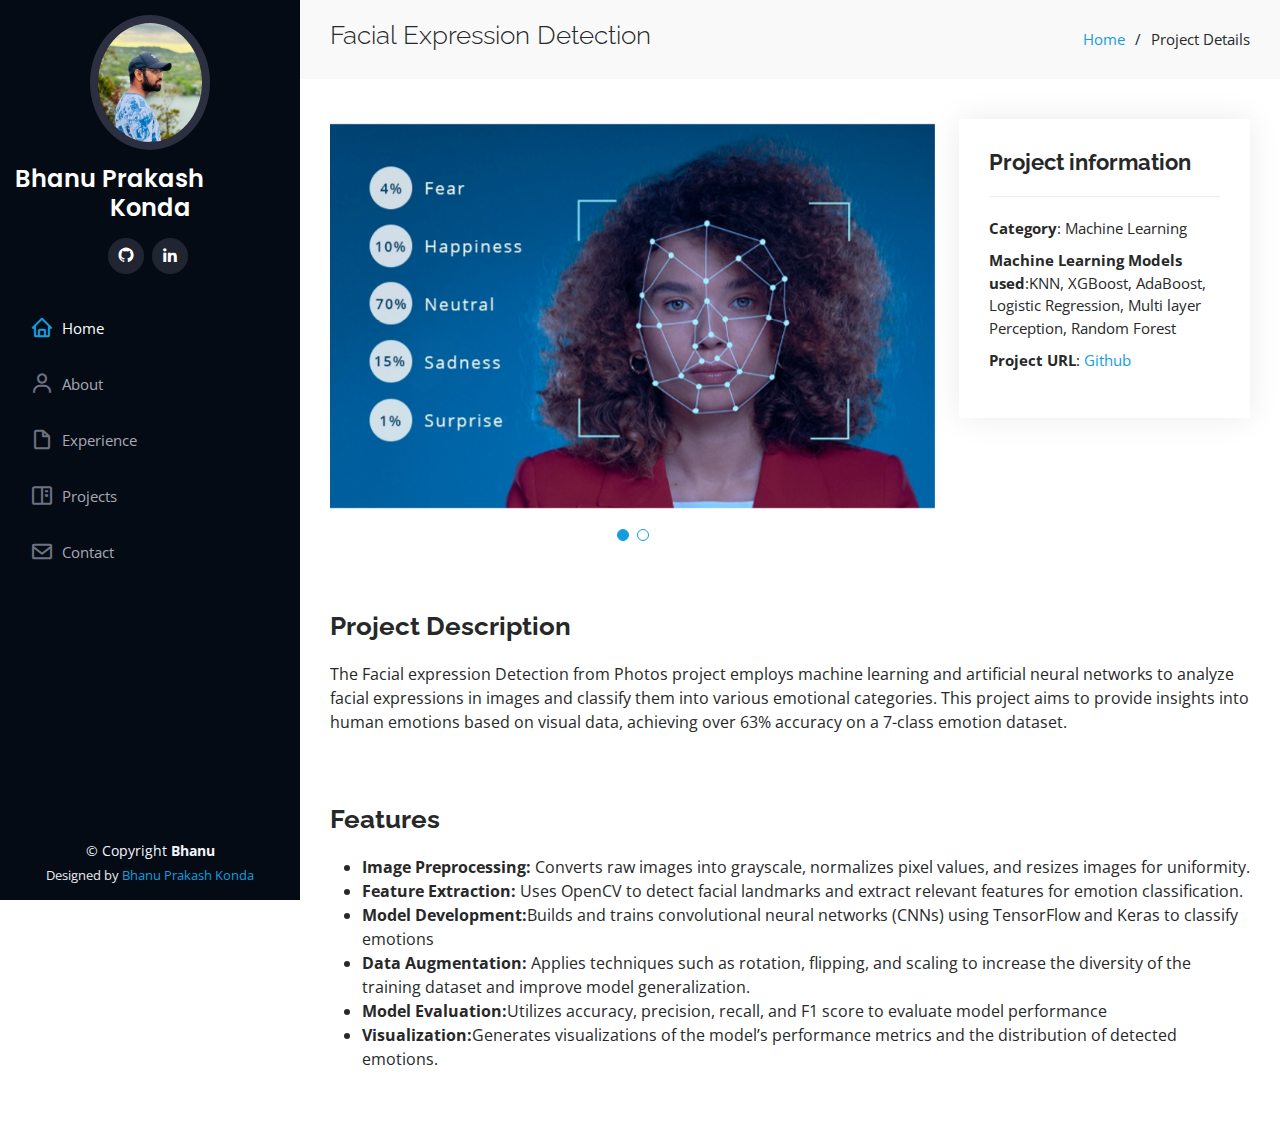
<file: project-details-4.html>
<!DOCTYPE html>
<html lang="en">

<head>
  <meta charset="utf-8">
  <meta content="width=device-width, initial-scale=1.0" name="viewport">

  <title>Project Details</title>
  <meta content="" name="description">
  <meta content="" name="keywords">

  <!-- Favicons -->
  <link href="assets/img/favicon.png" rel="icon">
  <link href="assets/img/apple-touch-icon.png" rel="apple-touch-icon">

  <!-- Google Fonts -->
  <link href="https://fonts.googleapis.com/css?family=Open+Sans:300,300i,400,400i,600,600i,700,700i|Raleway:300,300i,400,400i,500,500i,600,600i,700,700i|Poppins:300,300i,400,400i,500,500i,600,600i,700,700i" rel="stylesheet">

  <link href="assets/vendor/aos/aos.css" rel="stylesheet">
  <link href="assets/vendor/bootstrap/css/bootstrap.min.css" rel="stylesheet">
  <link href="assets/vendor/bootstrap-icons/bootstrap-icons.css" rel="stylesheet">
  <link href="assets/vendor/boxicons/css/boxicons.min.css" rel="stylesheet">
  <link href="assets/vendor/glightbox/css/glightbox.min.css" rel="stylesheet">
  <link href="assets/vendor/swiper/swiper-bundle.min.css" rel="stylesheet">

  <!-- Template Main CSS File -->
  <link href="assets/css/style.css" rel="stylesheet">


</head>

<body>

  <!-- ======= Mobile nav toggle button ======= -->
  <i class="bi bi-list mobile-nav-toggle d-xl-none"></i>

  <!-- ======= Header ======= -->
  <header id="header">
    <div class="d-flex flex-column">

      <div class="profile">
        <img src="assets/img/profile-img.jpg" alt="" class="img-fluid rounded-circle">
        <h1 class="text-light"><a href="index.html">Bhanu Prakash Konda</a></h1>
        <div class="social-links mt-3 text-center">
      <a href="https://github.com/kbp753" class="github" target="_blank"><i class="bx bxl-github"></i></a>
          <a href="https://www.linkedin.com/in/kbp753/" class="linkedin" target="_blank"><i class="bx bxl-linkedin"></i></a>
        </div>
      </div>

      <nav id="navbar" class="nav-menu navbar">
        <ul>
          <li><a href="./index.html#hero" class="nav-link scrollto active"><i class="bx bx-home"></i> <span>Home</span></a></li>
          <li><a href="./index.html#about" class="nav-link scrollto"><i class="bx bx-user"></i> <span>About</span></a></li>
          <li><a href="./index.html#resume" class="nav-link scrollto"><i class="bx bx-file-blank"></i> <span>Experience</span></a></li>
          <li><a href="./index.html#portfolio" class="nav-link scrollto"><i class="bx bx-book-content"></i> <span>Projects</span></a></li>
          <li><a href="./index.html#contact" class="nav-link scrollto"><i class="bx bx-envelope"></i> <span>Contact</span></a></li>
        </ul>
      </nav><!-- .nav-menu -->
    </div>
  </header><!-- End Header -->

  <main id="main">

    <!-- ======= Breadcrumbs ======= -->
    <section id="breadcrumbs" class="breadcrumbs">
      <div class="container">

        <div class="d-flex justify-content-between align-items-center">
          <h2>Facial Expression Detection</h2>
          <ol>
            <li><a href="index.html">Home</a></li>
            <li>Project Details</li>
          </ol>
        </div>

      </div>
    </section><!-- End Breadcrumbs -->

    <!-- ======= Portfolio Details Section ======= -->
    <section id="portfolio-details" class="portfolio-details">
      <div class="container">

        <div class="row gy-4">

          <div class="col-lg-8">
            <div class="portfolio-details-slider swiper">
              <div class="swiper-wrapper align-items-center">

                <div class="swiper-slide">
                  <img src="assets/img/portfolio/portfolio-details-4-1.jpg" alt="">
                </div>

                <div class="swiper-slide">
                  <img src="assets/img/portfolio/portfolio-details-4-2.jpg" alt="">
                </div>

              </div>
              <div class="swiper-pagination"></div>
            </div>
          </div>

          <div class="col-lg-4">
            <div class="portfolio-info">
              <h3>Project information</h3>
              <ul>
                <li><strong>Category</strong>: Machine Learning</li>
                <li><strong>Machine Learning Models used</strong>:KNN, XGBoost, AdaBoost, Logistic Regression, Multi layer Perception, Random Forest</li>
                <li><strong>Project URL</strong>: <a href="https://github.com/kbp753/facial_expression_detection">Github</a></li>
              </ul>
            </div>
            
          </div>
<div class="portfolio-description">
              <h2>Project Description</h2>
              <p>
                The Facial expression Detection from Photos project employs machine learning and artificial neural networks to analyze facial expressions in images and classify them into various emotional categories. This project aims to provide insights into human emotions based on visual data, achieving over 63% accuracy on a 7-class emotion dataset.
              </p>
            </div>
            <div class="portfolio-description">
              <h2>Features</h2>
                  <ul>
                      <li>
                <strong>Image Preprocessing:</strong>  Converts raw images into grayscale, normalizes pixel values, and resizes images for uniformity.</li>
<li><strong>Feature Extraction:</strong> Uses OpenCV to detect facial landmarks and extract relevant features for emotion classification.
<li><strong>Model Development:</strong>Builds and trains convolutional neural networks (CNNs) using TensorFlow and Keras to classify emotions</li>
<li><strong>Data Augmentation:</strong> Applies techniques such as rotation, flipping, and scaling to increase the diversity of the training dataset and improve model generalization.</li>
<li><strong>Model Evaluation:</strong>Utilizes accuracy, precision, recall, and F1 score to evaluate model performance</li>
                      <li><strong>Visualization:</strong>Generates visualizations of the model’s performance metrics and the distribution of detected emotions.</li>
                      </ul>
            </div>
        </div>

      </div>
    </section><!-- End Portfolio Details Section -->

  </main><!-- End #main -->

  <!-- ======= Footer ======= -->
  <footer id="footer">
    <div class="container">
      <div class="copyright">
        &copy; Copyright <strong><span>Bhanu</span></strong>
      </div>
      <div class="credits">
        <!-- All the links in the footer should remain intact. -->
        <!-- You can delete the links only if you purchased the pro version. -->
        <!-- Licensing information: https://bootstrapmade.com/license/ -->
        <!-- Purchase the pro version with working PHP/AJAX contact form: https://bootstrapmade.com/iportfolio-bootstrap-portfolio-websites-template/ -->
        Designed by <a href="https://bootstrapmade.com/">Bhanu Prakash Konda</a>
      </div>
    </div>
  </footer><!-- End  Footer -->

  <a href="#" class="back-to-top d-flex align-items-center justify-content-center"><i class="bi bi-arrow-up-short"></i></a>

  <!-- Vendor JS Files -->
  <script src="assets/vendor/purecounter/purecounter_vanilla.js"></script>
  <script src="assets/vendor/aos/aos.js"></script>
  <script src="assets/vendor/bootstrap/js/bootstrap.bundle.min.js"></script>
  <script src="assets/vendor/glightbox/js/glightbox.min.js"></script>
  <script src="assets/vendor/isotope-layout/isotope.pkgd.min.js"></script>
  <script src="assets/vendor/swiper/swiper-bundle.min.js"></script>
  <script src="assets/vendor/typed.js/typed.umd.js"></script>
  <script src="assets/vendor/waypoints/noframework.waypoints.js"></script>
  <script src="assets/vendor/php-email-form/validate.js"></script>

  <!-- Template Main JS File -->
  <script src="assets/js/main.js"></script>

</body>

</html>
</file>
<file: assets/css/style.css>
body {
  font-family: "Open Sans", sans-serif;
  color: #272829;
}

a {
  color: #149ddd;
  text-decoration: none;
}

a:hover {
  color: #37b3ed;
  text-decoration: none;
}

h1,
h2,
h3,
h4,
h5,
h6 {
  font-family: "Raleway", sans-serif;
}

.back-to-top {
  position: fixed;
  visibility: hidden;
  opacity: 0;
  right: 15px;
  bottom: 15px;
  z-index: 996;
  background: #149ddd;
  width: 40px;
  height: 40px;
  border-radius: 50px;
  transition: all 0.4s;
}

.back-to-top i {
  font-size: 28px;
  color: #fff;
  line-height: 0;
}

.back-to-top:hover {
  background: #2eafec;
  color: #fff;
}

.back-to-top.active {
  visibility: visible;
  opacity: 1;
}

#header {
  position: fixed;
  top: 0;
  left: 0;
  bottom: 0;
  width: 300px;
  transition: all ease-in-out 0.5s;
  z-index: 9997;
  transition: all 0.5s;
  padding: 0 15px;
  background: #040b14;
  overflow-y: auto;
}

#header .profile img {
  margin: 15px auto;
  display: block;
  width: 120px;
  border: 8px solid #2c2f3f;
}

#header .profile h1 {
  font-size: 24px;
  margin: 0;
  padding: 0;
  font-weight: 600;
  -moz-text-align-last: center;
  text-align-last: center;
  font-family: "Poppins", sans-serif;
}

#header .profile h1 a,
#header .profile h1 a:hover {
  color: #fff;
  text-decoration: none;
}

#header .profile .social-links a {
  font-size: 18px;
  display: inline-block;
  background: #212431;
  color: #fff;
  line-height: 1;
  padding: 8px 0;
  margin-right: 4px;
  border-radius: 50%;
  text-align: center;
  width: 36px;
  height: 36px;
  transition: 0.3s;
}

#header .profile .social-links a:hover {
  background: #149ddd;
  color: #fff;
  text-decoration: none;
}

#main {
  margin-left: 300px;
}

.container,
.container-fluid {
  padding-left: 30px;
  padding-right: 30px;
}

@media (max-width: 1199px) {
  #header {
    left: -300px;
  }

  #main {
    margin-left: 0;
  }

  .container,
  .container-fluid {
    padding-left: 12px;
    padding-right: 12px;
  }
}

/* Desktop Navigation */
.nav-menu {
  padding: 30px 0 0 0;
}

.nav-menu * {
  margin: 0;
  padding: 0;
  list-style: none;
}

.nav-menu>ul>li {
  position: relative;
  white-space: nowrap;
}

.nav-menu a,
.nav-menu a:focus {
  display: flex;
  align-items: center;
  color: #a8a9b4;
  padding: 12px 15px;
  margin-bottom: 8px;
  transition: 0.3s;
  font-size: 15px;
}

.nav-menu a i,
.nav-menu a:focus i {
  font-size: 24px;
  padding-right: 8px;
  color: #6f7180;
}

.nav-menu a:hover,
.nav-menu .active,
.nav-menu .active:focus,
.nav-menu li:hover>a {
  text-decoration: none;
  color: #fff;
}

.nav-menu a:hover i,
.nav-menu .active i,
.nav-menu .active:focus i,
.nav-menu li:hover>a i {
  color: #149ddd;
}

/* Mobile Navigation */
.mobile-nav-toggle {
  position: fixed;
  right: 15px;
  top: 15px;
  z-index: 9998;
  border: 0;
  font-size: 24px;
  transition: all 0.4s;
  outline: none !important;
  background-color: #149ddd;
  color: #fff;
  width: 40px;
  height: 40px;
  display: inline-flex;
  align-items: center;
  justify-content: center;
  line-height: 0;
  border-radius: 50px;
  cursor: pointer;
}

.mobile-nav-active {
  overflow: hidden;
}

.mobile-nav-active #header {
  left: 0;
}


#hero {
  width: 100%;
  height: 100vh;
  background: url("../img/hero-bg.jpg") top center;
  background-size: cover;
}

#hero:before {
  content: "";
  background: rgba(5, 13, 24, 0.3);
  position: absolute;
  bottom: 0;
  top: 0;
  left: 0;
  right: 0;
  z-index: 1;
}

#hero .hero-container {
  position: relative;
  z-index: 2;
  min-width: 300px;
}

#hero h1 {
  margin: 0 0 10px 0;
  font-size: 64px;
  font-weight: 700;
  line-height: 56px;
  color: #fff;
}

#hero p {
  color: #fff;
  margin-bottom: 50px;
  font-size: 26px;
  font-family: "Poppins", sans-serif;
}

#hero p span {
  color: #fff;
  padding-bottom: 4px;
  letter-spacing: 1px;
  border-bottom: 3px solid #149ddd;
}

@media (min-width: 1024px) {
  #hero {
    background-attachment: fixed;
  }
}

@media (max-width: 768px) {
  #hero h1 {
    font-size: 28px;
    line-height: 36px;
  }

  #hero h2 {
    font-size: 18px;
    line-height: 24px;
    margin-bottom: 30px;
  }
}


section {
  padding: 60px 0;
  overflow: hidden;
}

.section-bg {
  background: #f5f8fd;
}

.section-title {
  padding-bottom: 30px;
}

.section-title h2 {
  font-size: 32px;
  font-weight: bold;
  margin-bottom: 20px;
  padding-bottom: 20px;
  position: relative;
  color: #173b6c;
}

.section-title h2::after {
  content: "";
  position: absolute;
  display: block;
  width: 50px;
  height: 3px;
  background: #149ddd;
  bottom: 0;
  left: 0;
}

.section-title p {
  margin-bottom: 0;
}
.about .content h3 {
  font-weight: 700;
  font-size: 26px;
  color: #173b6c;
}

.about .content ul {
  list-style: none;
  padding: 0;
}

.about .content ul li {
  margin-bottom: 20px;
  display: flex;
  align-items: center;
}

.about .content ul strong {
  margin-right: 10px;
}

.about .content ul i {
  font-size: 16px;
  margin-right: 5px;
  color: #149ddd;
  line-height: 0;
}

.about .content p:last-child {
  margin-bottom: 0;
}


.facts {
  padding-bottom: 30px;
}

.facts .count-box {
  padding: 30px;
  width: 100%;
}

.facts .count-box i {
  display: block;
  font-size: 44px;
  color: #149ddd;
  float: left;
  line-height: 0;
}

.facts .count-box span {
  font-size: 48px;
  line-height: 40px;
  display: block;
  font-weight: 700;
  color: #050d18;
  margin-left: 60px;
}

.facts .count-box p {
  padding: 15px 0 0 0;
  margin: 0 0 0 60px;
  font-family: "Raleway", sans-serif;
  font-size: 14px;
  color: #122f57;
}

.facts .count-box a {
  font-weight: 600;
  display: block;
  margin-top: 20px;
  color: #122f57;
  font-size: 15px;
  font-family: "Poppins", sans-serif;
  transition: ease-in-out 0.3s;
}

.facts .count-box a:hover {
  color: #1f5297;
}


.skills .progress {
  height: 60px;
  display: block;
  background: none;
  border-radius: 0;
}

.skills .progress .skill {
  padding: 0;
  margin: 0 0 6px 0;
  text-transform: uppercase;
  display: block;
  font-weight: 600;
  font-family: "Poppins", sans-serif;
  color: #050d18;
}

.skills .progress .skill .val {
  float: right;
  font-style: normal;
}

.skills .progress-bar-wrap {
  background: #dce8f8;
  height: 10px;
}

.skills .progress-bar {
  width: 1px;
  height: 10px;
  transition: 0.9s;
  background-color: #149ddd;
}


.resume .resume-title {
  font-size: 26px;
  font-weight: 700;
  margin-top: 20px;
  margin-bottom: 20px;
  color: #050d18;
}

.resume .resume-item {
  padding: 0 0 20px 20px;
  margin-top: -2px;
  border-left: 2px solid #1f5297;
  position: relative;
}

.resume .resume-item h4 {
  line-height: 18px;
  font-size: 18px;
  font-weight: 600;
  text-transform: uppercase;
  font-family: "Poppins", sans-serif;
  color: #050d18;
  margin-bottom: 10px;
}

.resume .resume-item h5 {
  font-size: 16px;
  background: #e4edf9;
  padding: 5px 15px;
  display: inline-block;
  font-weight: 600;
  margin-bottom: 10px;
}

.resume .resume-item ul {
  padding-left: 20px;
}

.resume .resume-item ul li {
  padding-bottom: 10px;
}

.resume .resume-item:last-child {
  padding-bottom: 0;
}

.resume .resume-item::before {
  content: "";
  position: absolute;
  width: 16px;
  height: 16px;
  border-radius: 50px;
  left: -9px;
  top: 0;
  background: #fff;
  border: 2px solid #1f5297;
}


.portfolio .portfolio-item {
  margin-bottom: 30px;
}

.portfolio #portfolio-flters {
  padding: 0;
  margin: 0 auto 35px auto;
  list-style: none;
  text-align: center;
  background: #fff;
  border-radius: 50px;
  padding: 2px 15px;
}

.portfolio #portfolio-flters li {
  cursor: pointer;
  display: inline-block;
  padding: 10px 15px 8px 15px;
  font-size: 14px;
  font-weight: 600;
  line-height: 1;
  text-transform: uppercase;
  color: #272829;
  margin-bottom: 5px;
  transition: all 0.3s ease-in-out;
}

.portfolio #portfolio-flters li:hover,
.portfolio #portfolio-flters li.filter-active {
  color: #149ddd;
}

.portfolio #portfolio-flters li:last-child {
  margin-right: 0;
}

.portfolio .portfolio-wrap {
  transition: 0.3s;
  position: relative;
  overflow: hidden;
  z-index: 1;
}

.portfolio .portfolio-wrap::before {
  content: "";
  background: rgba(255, 255, 255, 0.5);
  position: absolute;
  left: 0;
  right: 0;
  top: 0;
  bottom: 0;
  transition: all ease-in-out 0.3s;
  z-index: 2;
  opacity: 0;
}

.portfolio .portfolio-wrap .portfolio-links {
  opacity: 1;
  left: 0;
  right: 0;
  bottom: -60px;
  z-index: 3;
  position: absolute;
  transition: all ease-in-out 0.3s;
  display: flex;
  justify-content: center;
}

.portfolio .portfolio-wrap .portfolio-links a {
  color: #fff;
  font-size: 28px;
  text-align: center;
  background: rgba(20, 157, 221, 0.75);
  transition: 0.3s;
  width: 50%;
}

.portfolio .portfolio-wrap .portfolio-links a:hover {
  background: rgba(20, 157, 221, 0.95);
}

.portfolio .portfolio-wrap .portfolio-links a+a {
  border-left: 1px solid #37b3ed;
}

.portfolio .portfolio-wrap:hover::before {
  top: 0;
  left: 0;
  right: 0;
  bottom: 0;
  opacity: 1;
}

.portfolio .portfolio-wrap:hover .portfolio-links {
  opacity: 1;
  bottom: 0;
}

.portfolio-details {
  padding-top: 40px;
}

.portfolio-details .portfolio-details-slider img {
  width: 100%;
}

.portfolio-details .portfolio-details-slider .swiper-pagination {
  margin-top: 20px;
  position: relative;
}

.portfolio-details .portfolio-details-slider .swiper-pagination .swiper-pagination-bullet {
  width: 12px;
  height: 12px;
  background-color: #fff;
  opacity: 1;
  border: 1px solid #149ddd;
}

.portfolio-details .portfolio-details-slider .swiper-pagination .swiper-pagination-bullet-active {
  background-color: #149ddd;
}

.portfolio-details .portfolio-info {
  padding: 30px;
  box-shadow: 0px 0 30px rgba(5, 13, 24, 0.08);
}

.portfolio-details .portfolio-info h3 {
  font-size: 22px;
  font-weight: 700;
  margin-bottom: 20px;
  padding-bottom: 20px;
  border-bottom: 1px solid #eee;
}

.portfolio-details .portfolio-info ul {
  list-style: none;
  padding: 0;
  font-size: 15px;
}

.portfolio-details .portfolio-info ul li+li {
  margin-top: 10px;
}

.portfolio-details .portfolio-description {
  padding-top: 30px;
}

.portfolio-details .portfolio-description h2 {
  font-size: 26px;
  font-weight: 700;
  margin-bottom: 20px;
}

.portfolio-details .portfolio-description p {
  padding: 0;
}

.services .icon-box {
  margin-bottom: 20px;
}

.services .icon {
  float: left;
  display: flex;
  align-items: center;
  justify-content: center;
  width: 54px;
  height: 54px;
  background: #149ddd;
  border-radius: 50%;
  transition: 0.5s;
  border: 1px solid #149ddd;
}

.services .icon i {
  color: #fff;
  font-size: 24px;
  line-height: 0;
}

.services .icon-box:hover .icon {
  background: #fff;
}

.services .icon-box:hover .icon i {
  color: #149ddd;
}

.services .title {
  margin-left: 80px;
  font-weight: 700;
  margin-bottom: 15px;
  font-size: 18px;
}

.services .title a {
  color: #343a40;
}

.services .title a:hover {
  color: #149ddd;
}

.services .description {
  margin-left: 80px;
  line-height: 24px;
  font-size: 14px;
}

.testimonials .testimonials-carousel,
.testimonials .testimonials-slider {
  overflow: hidden;
}

.testimonials .testimonial-item {
  box-sizing: content-box;
  text-align: center;
  min-height: 320px;
}

.testimonials .testimonial-item .testimonial-img {
  width: 90px;
  border-radius: 50%;
  margin: 0 auto;
}

.testimonials .testimonial-item h3 {
  font-size: 18px;
  font-weight: bold;
  margin: 10px 0 5px 0;
  color: #111;
}

.testimonials .testimonial-item h4 {
  font-size: 14px;
  color: #999;
  margin: 0;
}

.testimonials .testimonial-item .quote-icon-left,
.testimonials .testimonial-item .quote-icon-right {
  color: #c3e8fa;
  font-size: 26px;
}

.testimonials .testimonial-item .quote-icon-left {
  display: inline-block;
  left: -5px;
  position: relative;
}

.testimonials .testimonial-item .quote-icon-right {
  display: inline-block;
  right: -5px;
  position: relative;
  top: 10px;
}

.testimonials .testimonial-item p {
  font-style: italic;
  margin: 0 15px 15px 15px;
  padding: 20px;
  background: #fff;
  position: relative;
  margin-bottom: 35px;
  border-radius: 6px;
  box-shadow: 0px 2px 15px rgba(0, 0, 0, 0.1);
}

.testimonials .testimonial-item p::after {
  content: "";
  width: 0;
  height: 0;
  border-top: 20px solid #fff;
  border-right: 20px solid transparent;
  border-left: 20px solid transparent;
  position: absolute;
  bottom: -20px;
  left: calc(50% - 20px);
}

.testimonials .swiper-pagination {
  margin-top: 20px;
  position: relative;
}

.testimonials .swiper-pagination .swiper-pagination-bullet {
  width: 12px;
  height: 12px;
  background-color: #fff;
  opacity: 1;
  border: 1px solid #149ddd;
}

.testimonials .swiper-pagination .swiper-pagination-bullet-active {
  background-color: #149ddd;
}

.contact {
  padding-bottom: 130px;
}

.contact .info {
  padding: 30px;
  background: #fff;
  width: 100%;
  box-shadow: 0 0 24px 0 rgba(0, 0, 0, 0.12);
}

.contact .info i {
  font-size: 20px;
  color: #149ddd;
  float: left;
  width: 44px;
  height: 44px;
  background: #dff3fc;
  display: flex;
  justify-content: center;
  align-items: center;
  border-radius: 50px;
  transition: all 0.3s ease-in-out;
}

.contact .info h4 {
  padding: 0 0 0 60px;
  font-size: 22px;
  font-weight: 600;
  margin-bottom: 5px;
  color: #050d18;
}

.contact .info p {
  padding: 0 0 10px 60px;
  margin-bottom: 20px;
  font-size: 14px;
  color: #173b6c;
}

.contact .info .email p {
  padding-top: 5px;
}

.contact .info .social-links {
  padding-left: 60px;
}

.contact .info .social-links a {
  font-size: 18px;
  display: inline-block;
  background: #333;
  color: #fff;
  line-height: 1;
  padding: 8px 0;
  border-radius: 50%;
  text-align: center;
  width: 36px;
  height: 36px;
  transition: 0.3s;
  margin-right: 10px;
}

.contact .info .social-links a:hover {
  background: #149ddd;
  color: #fff;
}

.contact .info .email:hover i,
.contact .info .address:hover i,
.contact .info .phone:hover i {
  background: #149ddd;
  color: #fff;
}

.contact .php-email-form {
  width: 100%;
  padding: 30px;
  background: #fff;
  box-shadow: 0 0 24px 0 rgba(0, 0, 0, 0.12);
}

.contact .php-email-form .form-group {
  padding-bottom: 8px;
}

.contact .php-email-form .validate {
  display: none;
  color: red;
  margin: 0 0 15px 0;
  font-weight: 400;
  font-size: 13px;
}

.contact .php-email-form .error-message {
  display: none;
  color: #fff;
  background: #ed3c0d;
  text-align: left;
  padding: 15px;
  font-weight: 600;
}

.contact .php-email-form .error-message br+br {
  margin-top: 25px;
}

.contact .php-email-form .sent-message {
  display: none;
  color: #fff;
  background: #18d26e;
  text-align: center;
  padding: 15px;
  font-weight: 600;
}

.contact .php-email-form .loading {
  display: none;
  background: #fff;
  text-align: center;
  padding: 15px;
}

.contact .php-email-form .loading:before {
  content: "";
  display: inline-block;
  border-radius: 50%;
  width: 24px;
  height: 24px;
  margin: 0 10px -6px 0;
  border: 3px solid #18d26e;
  border-top-color: #eee;
  animation: animate-loading 1s linear infinite;
}

.contact .php-email-form .form-group {
  margin-bottom: 15px;
}

.contact .php-email-form label {
  padding-bottom: 8px;
}

.contact .php-email-form input,
.contact .php-email-form textarea {
  border-radius: 0;
  box-shadow: none;
  font-size: 14px;
}

.contact .php-email-form input {
  height: 44px;
}

.contact .php-email-form textarea {
  padding: 10px 15px;
}

.contact .php-email-form button[type=submit] {
  background: #149ddd;
  border: 0;
  padding: 10px 24px;
  color: #fff;
  transition: 0.4s;
  border-radius: 4px;
}

.contact .php-email-form button[type=submit]:hover {
  background: #37b3ed;
}

@keyframes animate-loading {
  0% {
    transform: rotate(0deg);
  }

  100% {
    transform: rotate(360deg);
  }
}


.breadcrumbs {
  padding: 20px 0;
  background: #f9f9f9;
}

.breadcrumbs h2 {
  font-size: 26px;
  font-weight: 300;
}

.breadcrumbs ol {
  display: flex;
  flex-wrap: wrap;
  list-style: none;
  padding: 0;
  margin: 0;
  font-size: 15px;
}

.breadcrumbs ol li+li {
  padding-left: 10px;
}

.breadcrumbs ol li+li::before {
  display: inline-block;
  padding-right: 10px;
  color: #0e2442;
  content: "/";
}

@media (max-width: 768px) {
  .breadcrumbs .d-flex {
    display: block !important;
  }

  .breadcrumbs ol {
    display: block;
  }

  .breadcrumbs ol li {
    display: inline-block;
  }
}


#footer {
  padding: 15px;
  color: #f4f6fd;
  font-size: 14px;
  position: fixed;
  left: 0;
  bottom: 0;
  width: 300px;
  z-index: 9999;
  background: #040b14;
}

#footer .copyright {
  text-align: center;
}

#footer .credits {
  padding-top: 5px;
  text-align: center;
  font-size: 13px;
  color: #eaebf0;
}

@media (max-width: 1199px) {
  #footer {
    position: static;
    width: auto;
    padding-right: 20px 15px;
  }
}
</file>
